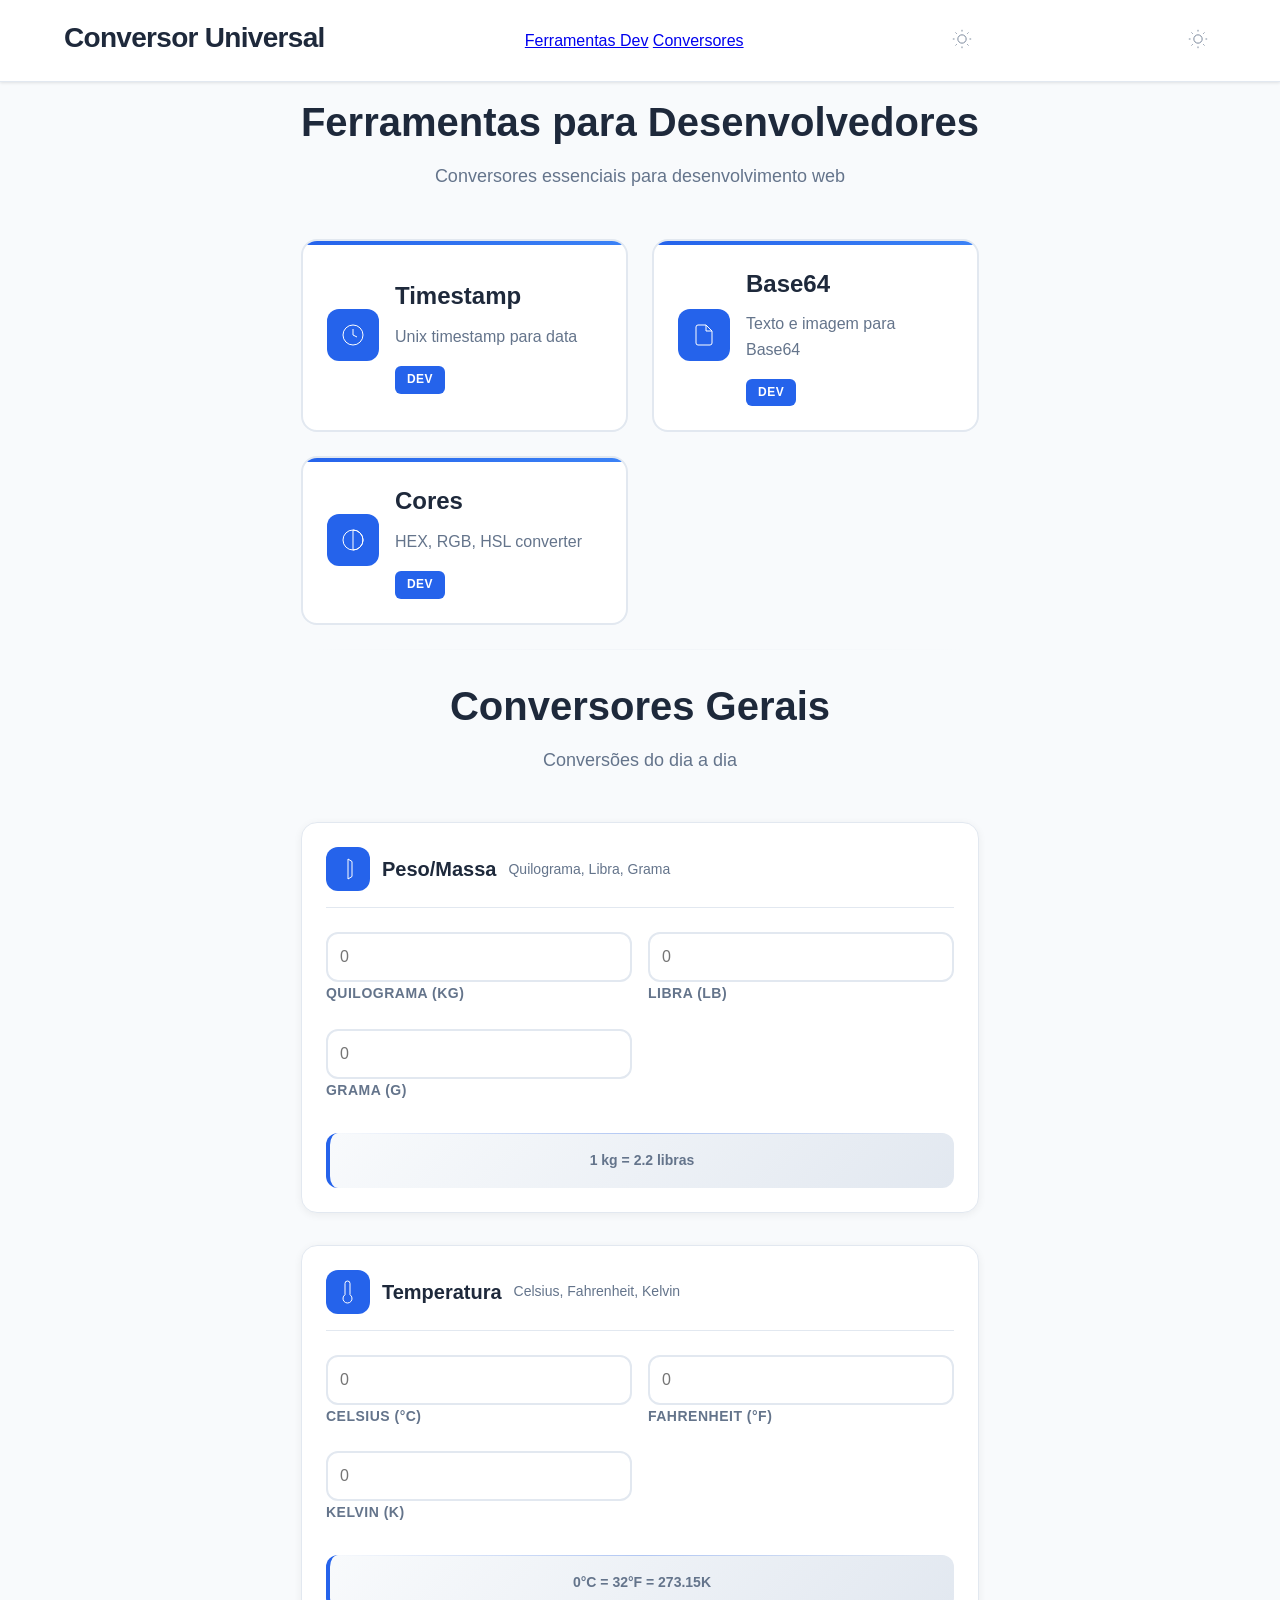
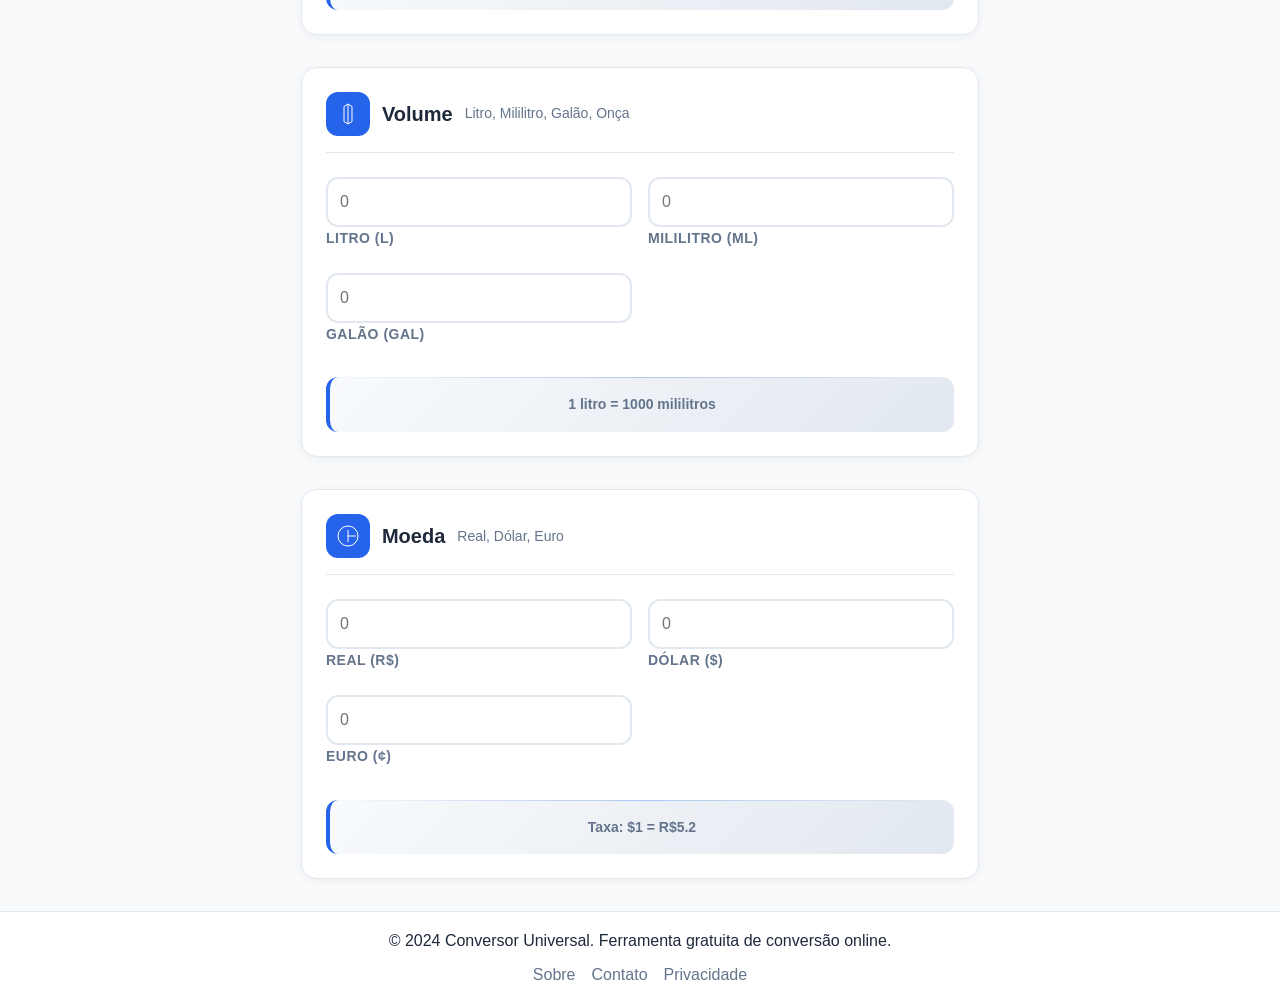
<file: index.html>
<!DOCTYPE html>
<html lang="pt-BR">
<head>
    <meta charset="UTF-8">
    <meta name="viewport" content="width=device-width, initial-scale=1.0">
    <title>Conversor Universal Online | Gratuito e Rápido</title>
    <meta name="description" content="Conversor online gratuito de medidas, peso, temperatura, volume e moedas. Rápido, preciso e funciona offline.">
    <meta name="keywords" content="conversor, conversor online, conversor de medidas, conversor de peso, conversor de temperatura, calculadora">
    <meta name="author" content="Conversor Universal">
    
    <!-- Open Graph -->
    <meta property="og:title" content="Conversor Universal Online">
    <meta property="og:description" content="Conversor online gratuito de medidas, peso, temperatura e moedas">
    <meta property="og:type" content="website">
    <meta property="og:url" content="https://world-conversor.netlify.app/">
    
    <!-- AdSense Verification -->
    <meta name="google-site-verification" content="google-site-verification: [COLOQUE-AQUI-O-CÓDIGO-DO-ADSENSE]" />
    
    <!-- Favicon -->
    <link rel="icon" type="image/svg+xml" href="assets/icons/favicon.svg">
    
    <!-- CSS -->
    <link rel="stylesheet" href="assets/css/style.css">
    
    <!-- AdSense -->
    <script async src="https://pagead2.googlesyndication.com/pagead/js/adsbygoogle.js?client=ca-pub-3205546529208793"
            crossorigin="anonymous"></script>
</head>
<body>
    <div class="app-container">
        <header class="header">
            <nav class="nav">
                <div class="nav-brand">
                    <h1><a href="index.html">Conversor Universal</a></h1>
                </div>
                <div class="nav-menu">
                    <a href="#dev-tools">Ferramentas Dev</a>
                    <a href="#converters">Conversores</a>
                </div>
                <button class="menu-toggle" aria-label="Menu">
                    <span></span>
                    <span></span>
                    <span></span>
                </button>
            </nav>
        </header>

        <main class="main">
            <!-- Ferramentas para Desenvolvedores -->
            <section id="dev-tools" class="dev-tools-section">
                <div class="section-header">
                    <h2>Ferramentas para Desenvolvedores</h2>
                    <p>Conversores essenciais para desenvolvimento web</p>
                </div>
                <div class="dev-tools-grid">
                    <a href="conversoes/timestamp.html" class="tool-card">
                        <div class="tool-icon">
                            <svg width="24" height="24" viewBox="0 0 24 24" fill="none" stroke="currentColor">
                                <circle cx="12" cy="12" r="10"></circle>
                                <polyline points="12 6 12 12 16 14"></polyline>
                            </svg>
                        </div>
                        <div class="tool-content">
                            <h3>Timestamp</h3>
                            <p>Unix timestamp para data</p>
                            <span class="tool-badge">DEV</span>
                        </div>
                    </a>

                    <a href="conversoes/base64.html" class="tool-card">
                        <div class="tool-icon">
                            <svg width="24" height="24" viewBox="0 0 24 24" fill="none" stroke="currentColor">
                                <path d="M14 2H6a2 2 0 0 0-2 2v16a2 2 0 0 0 2 2h12a2 2 0 0 0 2-2V8z"></path>
                                <polyline points="14 2 14 8 20 8"></polyline>
                            </svg>
                        </div>
                        <div class="tool-content">
                            <h3>Base64</h3>
                            <p>Texto e imagem para Base64</p>
                            <span class="tool-badge">DEV</span>
                        </div>
                    </a>

                    <a href="conversoes/cores.html" class="tool-card">
                        <div class="tool-icon">
                            <svg width="24" height="24" viewBox="0 0 24 24" fill="none" stroke="currentColor">
                                <circle cx="12" cy="12" r="10"></circle>
                                <path d="M12 2v20"></path>
                                <path d="M12 2a10 10 0 0 1 0 20"></path>
                            </svg>
                        </div>
                        <div class="tool-content">
                            <h3>Cores</h3>
                            <p>HEX, RGB, HSL converter</p>
                            <span class="tool-badge">DEV</span>
                        </div>
                    </a>
                </div>
            </section>

            <!-- Espaçamento entre seções -->
            <div class="section-divider"></div>

            <!-- Conversores Gerais -->
            <section id="converters" class="converters-section">
                <div class="section-header">
                    <h2>Conversores Gerais</h2>
                    <p>Conversões do dia a dia</p>
                </div>
                <div class="converters-grid">
                    <!-- Peso/Massa -->
                    <div class="converter-card" data-category="weight">
                        <div class="card-header">
                            <div class="card-icon">
                                <svg width="24" height="24" viewBox="0 0 24 24" fill="none" stroke="currentColor">
                                    <path d="M12 2v20"></path>
                                    <path d="M12 2l4 2.5v15l-4 2.5"></path>
                                </svg>
                            </div>
                            <h3>Peso/Massa</h3>
                            <p>Quilograma, Libra, Grama</p>
                        </div>
                        <div class="converter-content">
                            <div class="converter-inputs">
                                <div class="input-group">
                                    <input type="number" 
                                           class="converter-input" 
                                           id="weight-kilogram" 
                                           data-unit="kilogram" 
                                           data-category="weight"
                                           placeholder="0"
                                           step="any">
                                    <label for="weight-kilogram">Quilograma (kg)</label>
                                </div>
                                <div class="input-group">
                                    <input type="number" 
                                           class="converter-input" 
                                           id="weight-pound" 
                                           data-unit="pound" 
                                           data-category="weight"
                                           placeholder="0"
                                           step="any">
                                    <label for="weight-pound">Libra (lb)</label>
                                </div>
                                <div class="input-group">
                                    <input type="number" 
                                           class="converter-input" 
                                           id="weight-gram" 
                                           data-unit="gram" 
                                           data-category="weight"
                                           placeholder="0"
                                           step="any">
                                    <label for="weight-gram">Grama (g)</label>
                                </div>
                            </div>
                            <div class="quick-info">
                                <span>1 kg = 2.2 libras</span>
                            </div>
                        </div>
                    </div>

                    <!-- Temperatura -->
                    <div class="converter-card" data-category="temperature">
                        <div class="card-header">
                            <div class="card-icon">
                                <svg width="24" height="24" viewBox="0 0 24 24" fill="none" stroke="currentColor">
                                    <path d="M14 14.76V3.5a2.5 2.5 0 0 0-5 0v11.26a4.5 4.5 0 1 0 5 0z"></path>
                                </svg>
                            </div>
                            <h3>Temperatura</h3>
                            <p>Celsius, Fahrenheit, Kelvin</p>
                        </div>
                        <div class="converter-content">
                            <div class="converter-inputs">
                                <div class="input-group">
                                    <input type="number" 
                                           class="converter-input" 
                                           id="temp-celsius" 
                                           data-unit="celsius" 
                                           data-category="temperature"
                                           placeholder="0"
                                           step="any">
                                    <label for="temp-celsius">Celsius (°C)</label>
                        </div>
                                <div class="input-group">
                                    <input type="number" 
                                           class="converter-input" 
                                           id="temp-fahrenheit" 
                                           data-unit="fahrenheit" 
                                           data-category="temperature"
                                           placeholder="0"
                                           step="any">
                                    <label for="temp-fahrenheit">Fahrenheit (°F)</label>
                                </div>
                                <div class="input-group">
                                    <input type="number" 
                                           class="converter-input" 
                                           id="temp-kelvin" 
                                           data-unit="kelvin" 
                                           data-category="temperature"
                                           placeholder="0"
                                           step="any">
                                    <label for="temp-kelvin">Kelvin (K)</label>
                                </div>
                            </div>
                            <div class="quick-info">
                                <span>0°C = 32°F = 273.15K</span>
                            </div>
                        </div>
                    </div>

                    <!-- Volume -->
                    <div class="converter-card" data-category="volume">
                        <div class="card-header">
                            <div class="card-icon">
                                <svg width="24" height="24" viewBox="0 0 24 24" fill="none" stroke="currentColor">
                                    <path d="M12 2v20"></path>
                                    <path d="M12 2l4 2.5v15l-4 2.5"></path>
                                    <path d="M12 2L8 4.5v15l4 2.5"></path>
                                </svg>
                            </div>
                            <h3>Volume</h3>
                            <p>Litro, Mililitro, Galão, Onça</p>
                        </div>
                        <div class="converter-content">
                            <div class="converter-inputs">
                                <div class="input-group">
                                    <input type="number" 
                                           class="converter-input" 
                                           id="volume-liter" 
                                           data-unit="liter" 
                                           data-category="volume"
                                           placeholder="0"
                                           step="any">
                                    <label for="volume-liter">Litro (L)</label>
                                </div>
                                <div class="input-group">
                                    <input type="number" 
                                           class="converter-input" 
                                           id="volume-milliliter" 
                                           data-unit="milliliter" 
                                           data-category="volume"
                                           placeholder="0"
                                           step="any">
                                    <label for="volume-milliliter">Mililitro (mL)</label>
                                </div>
                                <div class="input-group">
                                    <input type="number" 
                                           class="converter-input" 
                                           id="volume-gallon" 
                                           data-unit="gallon" 
                                           data-category="volume"
                                           placeholder="0"
                                           step="any">
                                    <label for="volume-gallon">Galão (gal)</label>
                                </div>
                            </div>
                            <div class="quick-info">
                                <span>1 litro = 1000 mililitros</span>
                            </div>
                        </div>
                    </div>

                    <!-- Moeda -->
                    <div class="converter-card" data-category="currency">
                        <div class="card-header">
                            <div class="card-icon">
                                <svg width="24" height="24" viewBox="0 0 24 24" fill="none" stroke="currentColor">
                                    <circle cx="12" cy="12" r="10"></circle>
                                    <path d="M12 6v12"></path>
                                    <path d="M12 12h8"></path>
                                </svg>
                            </div>
                            <h3>Moeda</h3>
                            <p>Real, Dólar, Euro</p>
                        </div>
                        <div class="converter-content">
                            <div class="converter-inputs">
                                <div class="input-group">
                                    <input type="number" 
                                           class="converter-input" 
                                           id="currency-brl" 
                                           data-unit="brl" 
                                           data-category="currency"
                                           placeholder="0"
                                           step="0.01">
                                    <label for="currency-brl">Real (R$)</label>
                                </div>
                                <div class="input-group">
                                    <input type="number" 
                                           class="converter-input" 
                                           id="currency-usd" 
                                           data-unit="usd" 
                                           data-category="currency"
                                           placeholder="0"
                                           step="0.01">
                                    <label for="currency-usd">Dólar ($)</label>
                                </div>
                                <div class="input-group">
                                    <input type="number" 
                                           class="converter-input" 
                                           id="currency-eur" 
                                           data-unit="eur" 
                                           data-category="currency"
                                           placeholder="0"
                                           step="0.01">
                                    <label for="currency-eur">Euro (¢)</label>
                                </div>
                            </div>
                            <div class="quick-info">
                                <span id="currency-rate">Taxa: $1 = R$5.20</span>
                            </div>
                        </div>
                    </div>
                </div>
            </section>
        </main>

        <footer class="footer">
            <div class="footer-content">
                <p>&copy; 2024 Conversor Universal. Ferramenta gratuita de conversão online.</p>
                <div class="footer-links">
                    <a href="/sobre">Sobre</a>
                    <a href="/contato">Contato</a>
                    <a href="/privacidade">Privacidade</a>
                </div>
            </div>
        </footer>
    </div>

    <!-- Scripts -->
    <script src="assets/js/converter.js"></script>
    <script src="assets/js/history.js"></script>
    <script src="assets/js/main.js"></script>
    
    <script>
        // AdSense
        (adsbygoogle = window.adsbygoogle || []).push({});
    </script>
</body>
</html>
</file>
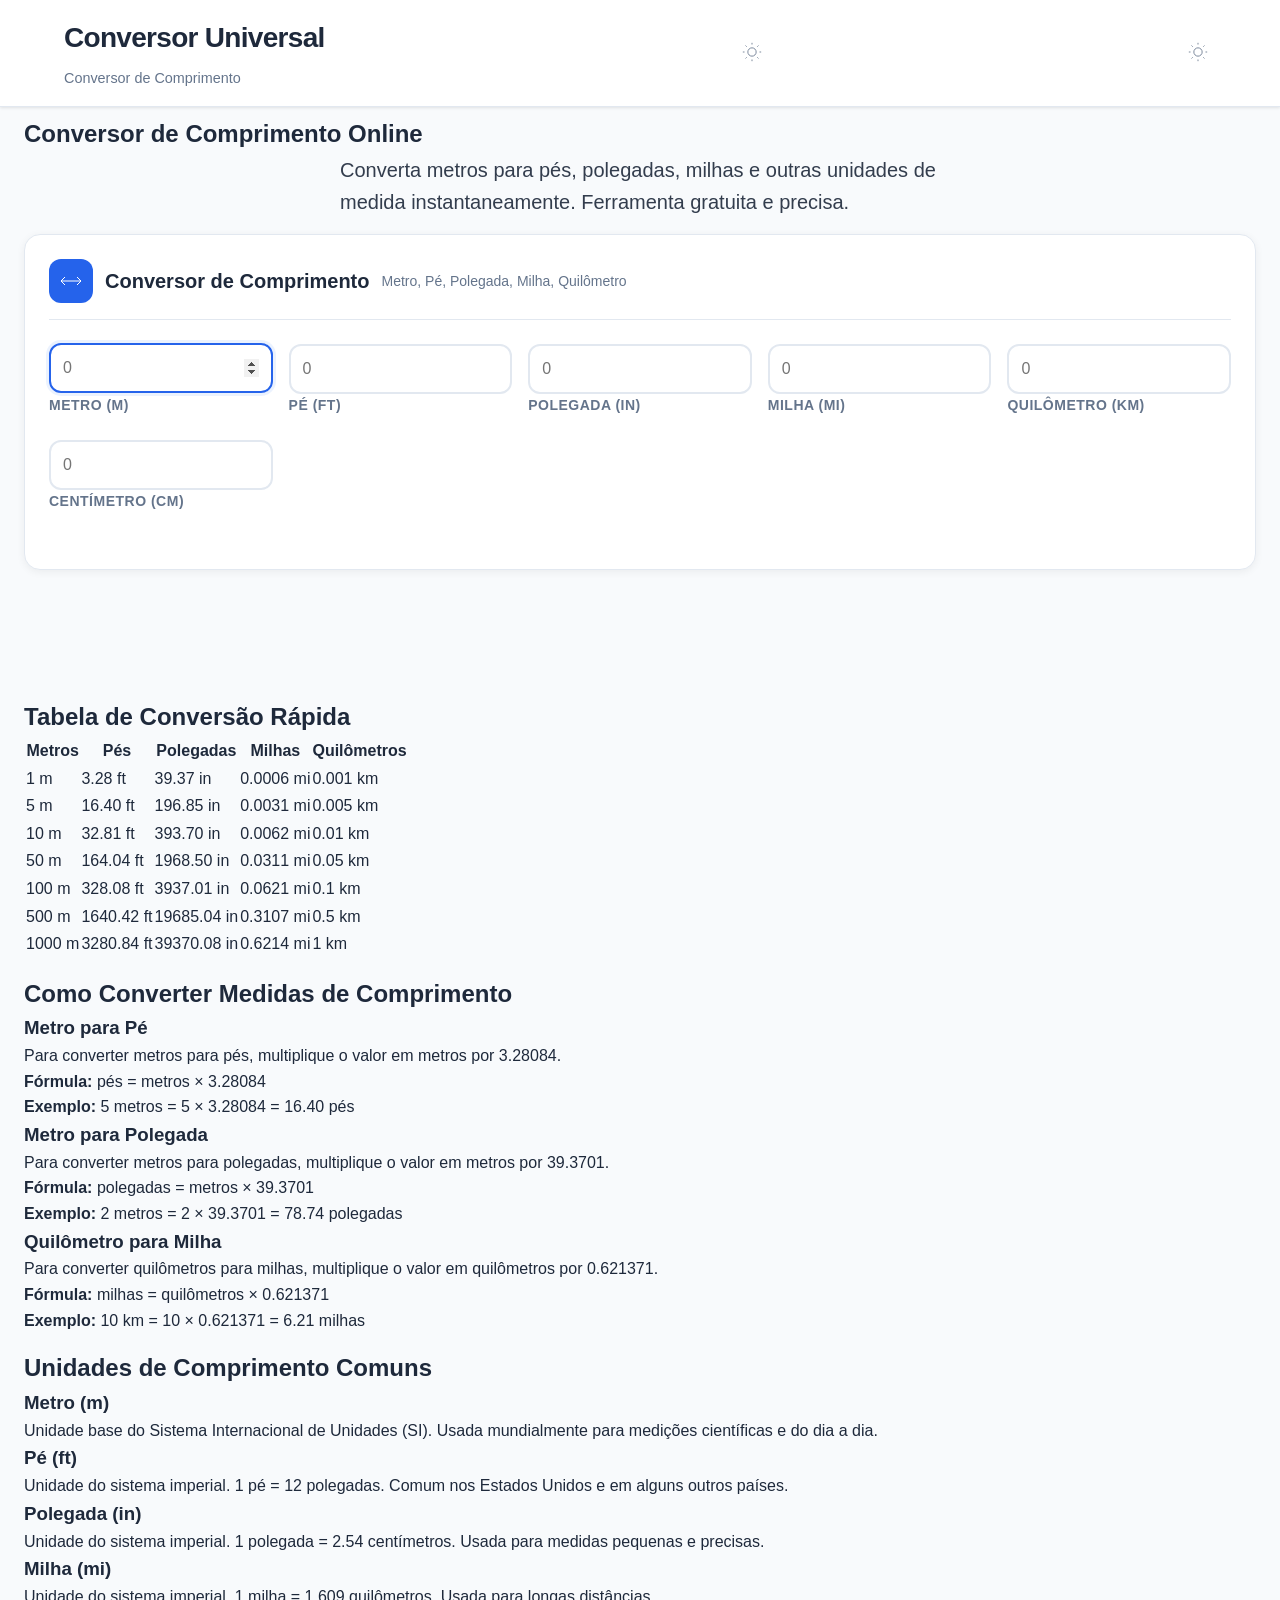
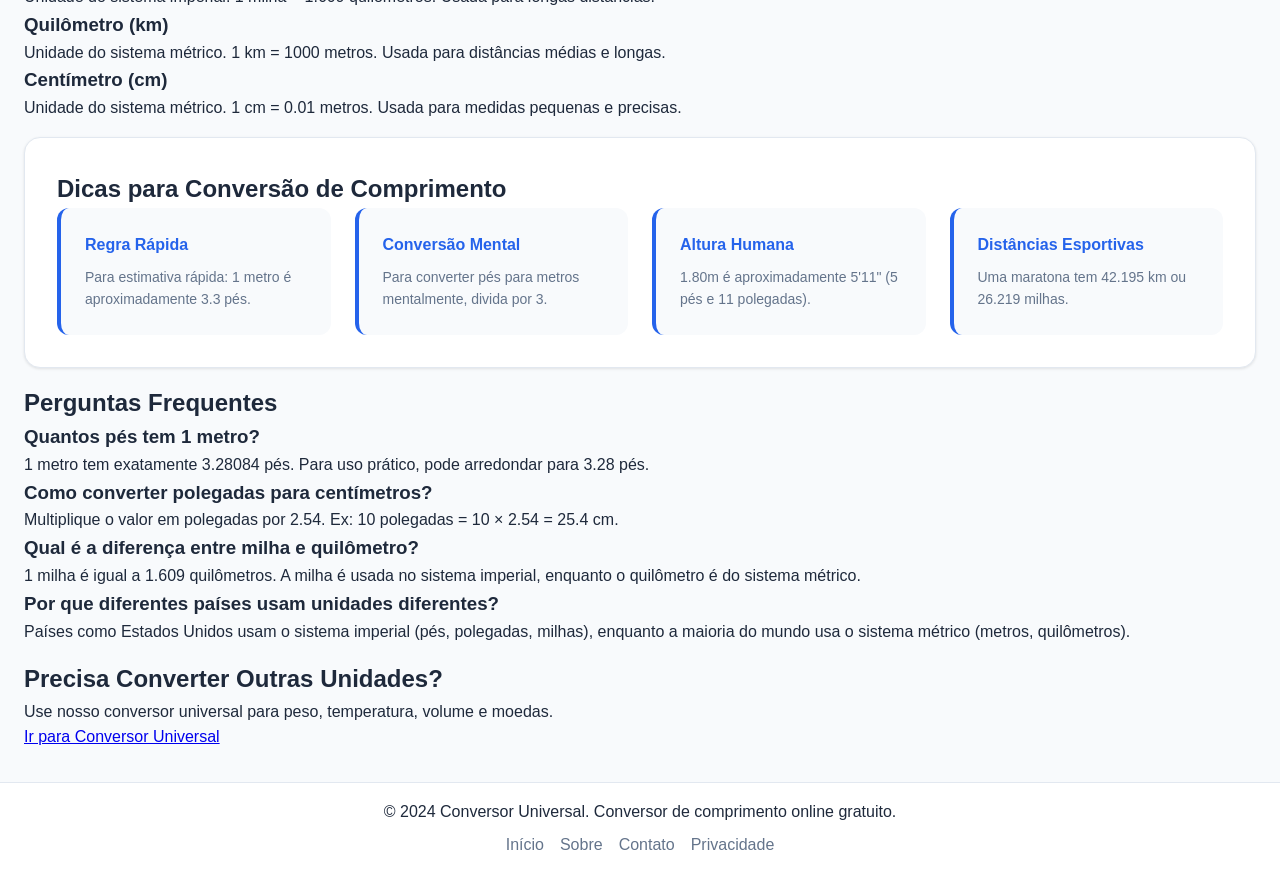
<file: conversoes/comprimento.html>
<!DOCTYPE html>
<html lang="pt-BR">
<head>
    <meta charset="UTF-8">
    <meta name="viewport" content="width=device-width, initial-scale=1.0">
    <title>Conversor de Comprimento | Metro para Pé | Online e Gratuito</title>
    <meta name="description" content="Conversor de comprimento online. Converta metros para pés, polegadas, milhas e mais. Rápido, preciso e gratuito.">
    <meta name="keywords" content="conversor de comprimento, metro para pé, metro para polegada, conversor de medidas, calculadora de distância">
    
    <!-- Canonical URL -->
    <link rel="canonical" href="../conversoes/comprimento.html">
    
    <!-- Open Graph -->
    <meta property="og:title" content="Conversor de Comprimento Online">
    <meta property="og:description" content="Converta metros para pés, polegadas e outras unidades de medida instantaneamente">
    <meta property="og:type" content="website">
    
    <!-- Favicon -->
    <link rel="icon" type="image/svg+xml" href="../assets/icons/favicon.svg">
    
    <!-- CSS -->
    <link rel="stylesheet" href="../assets/css/style.css">
    
    <!-- AdSense -->
    <script async src="https://pagead2.googlesyndication.com/pagead/js/adsbygoogle.js?client=ca-pub-XXXXX"
            crossorigin="anonymous"></script>
</head>
<body>
    <header class="header">
        <nav class="nav">
            <div class="nav-brand">
                <h1><a href="../index.html">Conversor Universal</a></h1>
                <span class="tagline">Conversor de Comprimento</span>
            </div>
        </nav>
    </header>

    <main class="main">
        <section class="hero">
            <div class="hero-content">
                <h2>Conversor de Comprimento Online</h2>
                <p>Converta metros para pés, polegadas, milhas e outras unidades de medida instantaneamente. Ferramenta gratuita e precisa.</p>
            </div>
        </section>

        <section class="converter-section">
            <div class="converter-card featured">
                <div class="card-header">
                    <div class="card-icon">
                        <svg width="24" height="24" viewBox="0 0 24 24" fill="none" stroke="currentColor">
                            <path d="M2 12h20"></path>
                            <path d="M2 12l4-4"></path>
                            <path d="M2 12l4 4"></path>
                            <path d="M22 12l-4-4"></path>
                            <path d="M22 12l-4 4"></path>
                        </svg>
                    </div>
                    <h3>Conversor de Comprimento</h3>
                    <p>Metro, Pé, Polegada, Milha, Quilômetro</p>
                </div>
                <div class="converter-content">
                    <div class="converter-inputs">
                        <div class="input-group">
                            <input type="number" 
                                   class="converter-input" 
                                   id="length-meter" 
                                   data-unit="meter" 
                                   data-category="length"
                                   placeholder="0"
                                   step="any">
                            <label for="length-meter">Metro (m)</label>
                        </div>
                        <div class="input-group">
                            <input type="number" 
                                   class="converter-input" 
                                   id="length-foot" 
                                   data-unit="foot" 
                                   data-category="length"
                                   placeholder="0"
                                   step="any">
                            <label for="length-foot">Pé (ft)</label>
                        </div>
                        <div class="input-group">
                            <input type="number" 
                                   class="converter-input" 
                                   id="length-inch" 
                                   data-unit="inch" 
                                   data-category="length"
                                   placeholder="0"
                                   step="any">
                            <label for="length-inch">Polegada (in)</label>
                        </div>
                        <div class="input-group">
                            <input type="number" 
                                   class="converter-input" 
                                   id="length-mile" 
                                   data-unit="mile" 
                                   data-category="length"
                                   placeholder="0"
                                   step="any">
                            <label for="length-mile">Milha (mi)</label>
                        </div>
                        <div class="input-group">
                            <input type="number" 
                                   class="converter-input" 
                                   id="length-kilometer" 
                                   data-unit="kilometer" 
                                   data-category="length"
                                   placeholder="0"
                                   step="any">
                            <label for="length-kilometer">Quilômetro (km)</label>
                        </div>
                        <div class="input-group">
                            <input type="number" 
                                   class="converter-input" 
                                   id="length-centimeter" 
                                   data-unit="centimeter" 
                                   data-category="length"
                                   placeholder="0"
                                   step="any">
                            <label for="length-centimeter">Centímetro (cm)</label>
                        </div>
                    </div>
                </div>
            </div>
        </section>

        <!-- Anúncio -->
        <div class="ad-between-sections">
            <ins class="adsbygoogle"
                 style="display:block"
                 data-ad-client="ca-pub-XXXXX"
                 data-ad-slot="XXXXX"
                 data-ad-format="auto"
                 data-full-width-responsive="true"></ins>
        </div>

        <!-- Tabela de Conversão Rápida -->
        <section class="conversion-table-section">
            <h2>Tabela de Conversão Rápida</h2>
            <div class="conversion-table">
                <table>
                    <thead>
                        <tr>
                            <th>Metros</th>
                            <th>Pés</th>
                            <th>Polegadas</th>
                            <th>Milhas</th>
                            <th>Quilômetros</th>
                        </tr>
                    </thead>
                    <tbody>
                        <tr><td>1 m</td><td>3.28 ft</td><td>39.37 in</td><td>0.0006 mi</td><td>0.001 km</td></tr>
                        <tr><td>5 m</td><td>16.40 ft</td><td>196.85 in</td><td>0.0031 mi</td><td>0.005 km</td></tr>
                        <tr><td>10 m</td><td>32.81 ft</td><td>393.70 in</td><td>0.0062 mi</td><td>0.01 km</td></tr>
                        <tr><td>50 m</td><td>164.04 ft</td><td>1968.50 in</td><td>0.0311 mi</td><td>0.05 km</td></tr>
                        <tr><td>100 m</td><td>328.08 ft</td><td>3937.01 in</td><td>0.0621 mi</td><td>0.1 km</td></tr>
                        <tr><td>500 m</td><td>1640.42 ft</td><td>19685.04 in</td><td>0.3107 mi</td><td>0.5 km</td></tr>
                        <tr><td>1000 m</td><td>3280.84 ft</td><td>39370.08 in</td><td>0.6214 mi</td><td>1 km</td></tr>
                    </tbody>
                </table>
            </div>
        </section>

        <!-- Guia de Conversão -->
        <section class="guide-section">
            <h2>Como Converter Medidas de Comprimento</h2>
            
            <div class="guide-content">
                <div class="guide-item">
                    <h3>Metro para Pé</h3>
                    <p>Para converter metros para pés, multiplique o valor em metros por 3.28084.</p>
                    <div class="formula-box">
                        <strong>Fórmula:</strong> pés = metros × 3.28084
                    </div>
                    <div class="example-box">
                        <strong>Exemplo:</strong> 5 metros = 5 × 3.28084 = 16.40 pés
                    </div>
                </div>

                <div class="guide-item">
                    <h3>Metro para Polegada</h3>
                    <p>Para converter metros para polegadas, multiplique o valor em metros por 39.3701.</p>
                    <div class="formula-box">
                        <strong>Fórmula:</strong> polegadas = metros × 39.3701
                    </div>
                    <div class="example-box">
                        <strong>Exemplo:</strong> 2 metros = 2 × 39.3701 = 78.74 polegadas
                    </div>
                </div>

                <div class="guide-item">
                    <h3>Quilômetro para Milha</h3>
                    <p>Para converter quilômetros para milhas, multiplique o valor em quilômetros por 0.621371.</p>
                    <div class="formula-box">
                        <strong>Fórmula:</strong> milhas = quilômetros × 0.621371
                    </div>
                    <div class="example-box">
                        <strong>Exemplo:</strong> 10 km = 10 × 0.621371 = 6.21 milhas
                    </div>
                </div>
            </div>
        </section>

        <!-- Unidades Comuns -->
        <section class="units-section">
            <h2>Unidades de Comprimento Comuns</h2>
            
            <div class="units-grid">
                <div class="unit-card">
                    <h3>Metro (m)</h3>
                    <p>Unidade base do Sistema Internacional de Unidades (SI). Usada mundialmente para medições científicas e do dia a dia.</p>
                </div>
                
                <div class="unit-card">
                    <h3>Pé (ft)</h3>
                    <p>Unidade do sistema imperial. 1 pé = 12 polegadas. Comum nos Estados Unidos e em alguns outros países.</p>
                </div>
                
                <div class="unit-card">
                    <h3>Polegada (in)</h3>
                    <p>Unidade do sistema imperial. 1 polegada = 2.54 centímetros. Usada para medidas pequenas e precisas.</p>
                </div>
                
                <div class="unit-card">
                    <h3>Milha (mi)</h3>
                    <p>Unidade do sistema imperial. 1 milha = 1.609 quilômetros. Usada para longas distâncias.</p>
                </div>
                
                <div class="unit-card">
                    <h3>Quilômetro (km)</h3>
                    <p>Unidade do sistema métrico. 1 km = 1000 metros. Usada para distâncias médias e longas.</p>
                </div>
                
                <div class="unit-card">
                    <h3>Centímetro (cm)</h3>
                    <p>Unidade do sistema métrico. 1 cm = 0.01 metros. Usada para medidas pequenas e precisas.</p>
                </div>
            </div>
        </section>

        <!-- Dicas Úteis -->
        <section class="tips-section">
            <h2>Dicas para Conversão de Comprimento</h2>
            
            <div class="tips-grid">
                <div class="tip-card">
                    <h4>Regra Rápida</h4>
                    <p>Para estimativa rápida: 1 metro é aproximadamente 3.3 pés.</p>
                </div>
                
                <div class="tip-card">
                    <h4>Conversão Mental</h4>
                    <p>Para converter pés para metros mentalmente, divida por 3.</p>
                </div>
                
                <div class="tip-card">
                    <h4>Altura Humana</h4>
                    <p>1.80m é aproximadamente 5'11" (5 pés e 11 polegadas).</p>
                </div>
                
                <div class="tip-card">
                    <h4>Distâncias Esportivas</h4>
                    <p>Uma maratona tem 42.195 km ou 26.219 milhas.</p>
                </div>
            </div>
        </section>

        <!-- Perguntas Frequentes -->
        <section class="faq-section">
            <h2>Perguntas Frequentes</h2>
            
            <div class="faq-list">
                <div class="faq-item">
                    <h3>Quantos pés tem 1 metro?</h3>
                    <p>1 metro tem exatamente 3.28084 pés. Para uso prático, pode arredondar para 3.28 pés.</p>
                </div>
                
                <div class="faq-item">
                    <h3>Como converter polegadas para centímetros?</h3>
                    <p>Multiplique o valor em polegadas por 2.54. Ex: 10 polegadas = 10 × 2.54 = 25.4 cm.</p>
                </div>
                
                <div class="faq-item">
                    <h3>Qual é a diferença entre milha e quilômetro?</h3>
                    <p>1 milha é igual a 1.609 quilômetros. A milha é usada no sistema imperial, enquanto o quilômetro é do sistema métrico.</p>
                </div>
                
                <div class="faq-item">
                    <h3>Por que diferentes países usam unidades diferentes?</h3>
                    <p>Países como Estados Unidos usam o sistema imperial (pés, polegadas, milhas), enquanto a maioria do mundo usa o sistema métrico (metros, quilômetros).</p>
                </div>
            </div>
        </section>

        <!-- Call to Action -->
        <section class="cta-section">
            <div class="cta-content">
                <h2>Precisa Converter Outras Unidades?</h2>
                <p>Use nosso conversor universal para peso, temperatura, volume e moedas.</p>
                <a href="../index.html" class="cta-button">Ir para Conversor Universal</a>
            </div>
        </section>
    </main>

    <footer class="footer">
        <div class="footer-content">
            <p>&copy; 2024 Conversor Universal. Conversor de comprimento online gratuito.</p>
            <div class="footer-links">
                <a href="../index.html">Início</a>
                <a href="../sobre">Sobre</a>
                <a href="../contato">Contato</a>
                <a href="../privacidade">Privacidade</a>
            </div>
        </div>
    </footer>

    <!-- Scripts -->
    <script src="../assets/js/converter.js"></script>
    <script src="../assets/js/history.js"></script>
    <script src="../assets/js/main.js"></script>
    
    <script>
        // AdSense
        (adsbygoogle = window.adsbygoogle || []).push({});
        
        // Inicializar conversor focado em comprimento
        document.addEventListener('DOMContentLoaded', () => {
            // Focar automaticamente no campo de metros
            const meterInput = document.getElementById('length-meter');
            if (meterInput) {
                meterInput.focus();
            }
        });
    </script>
</body>
</html>
</file>
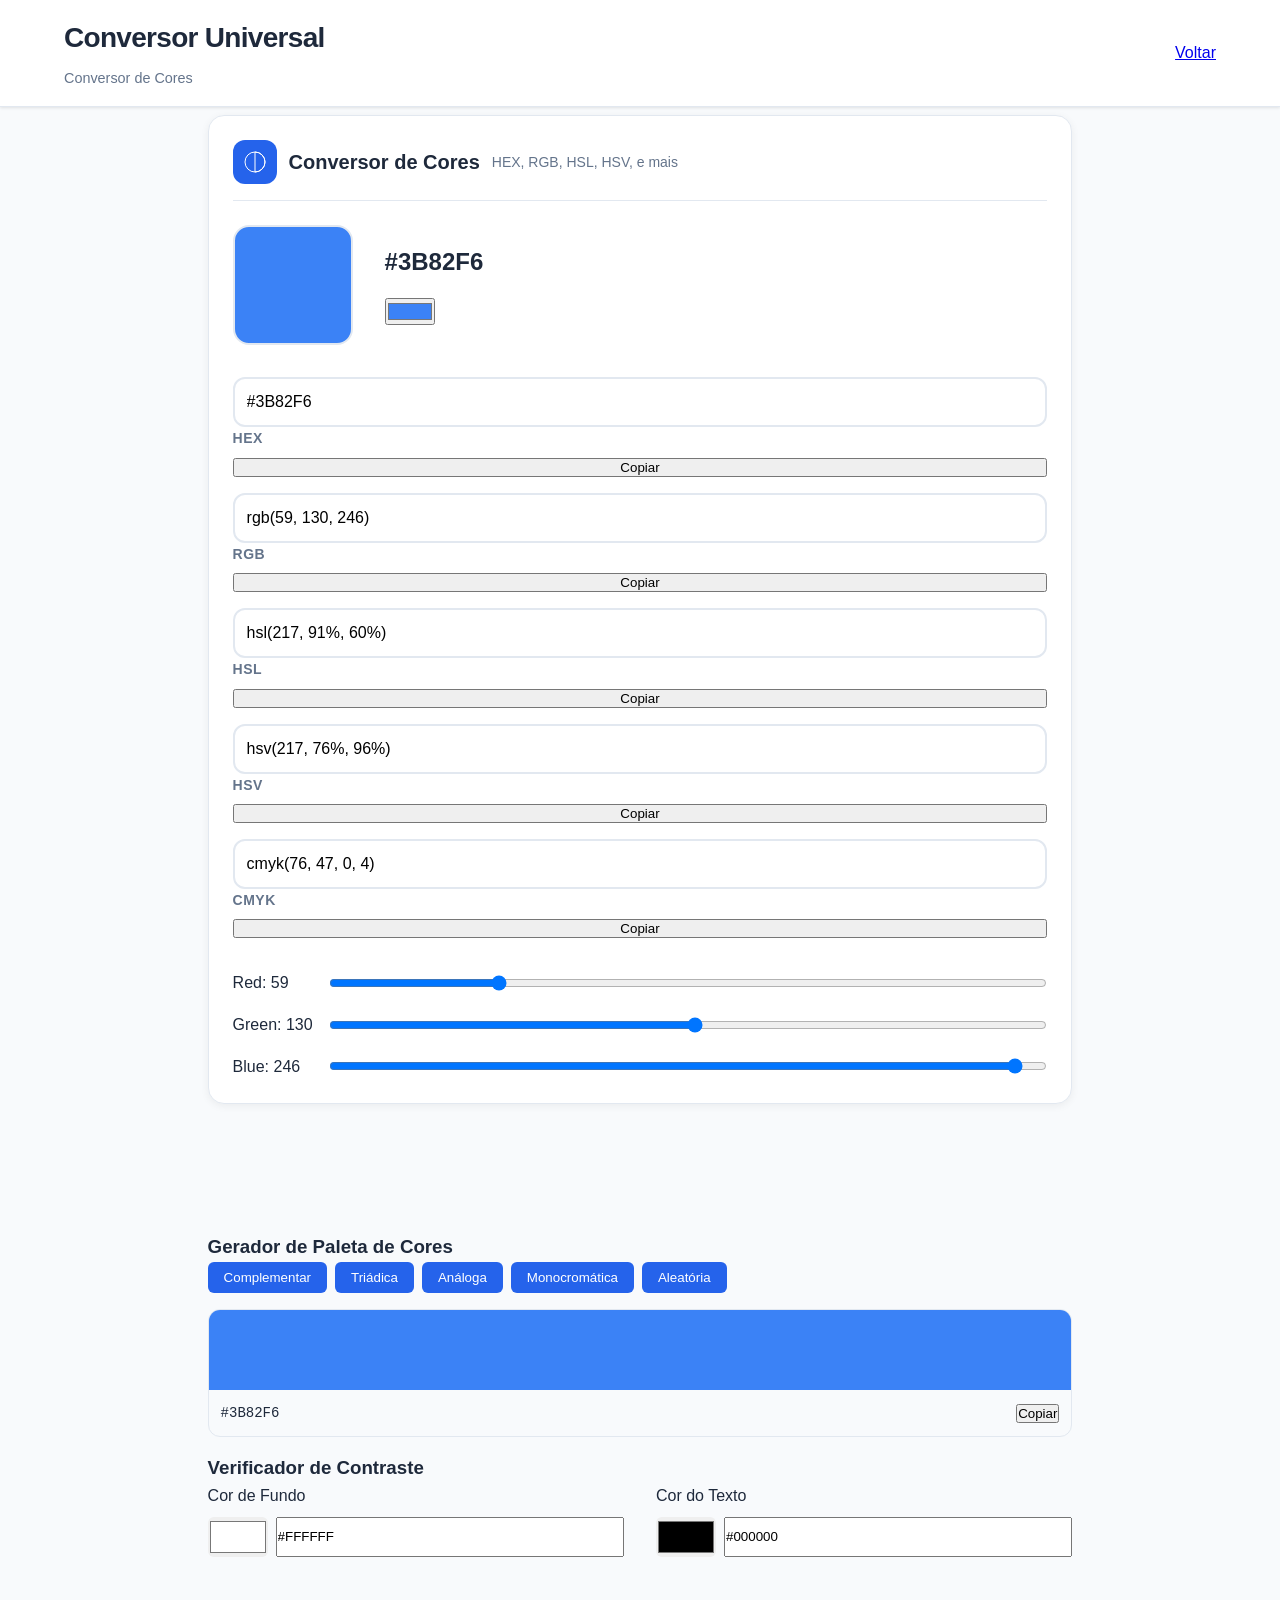
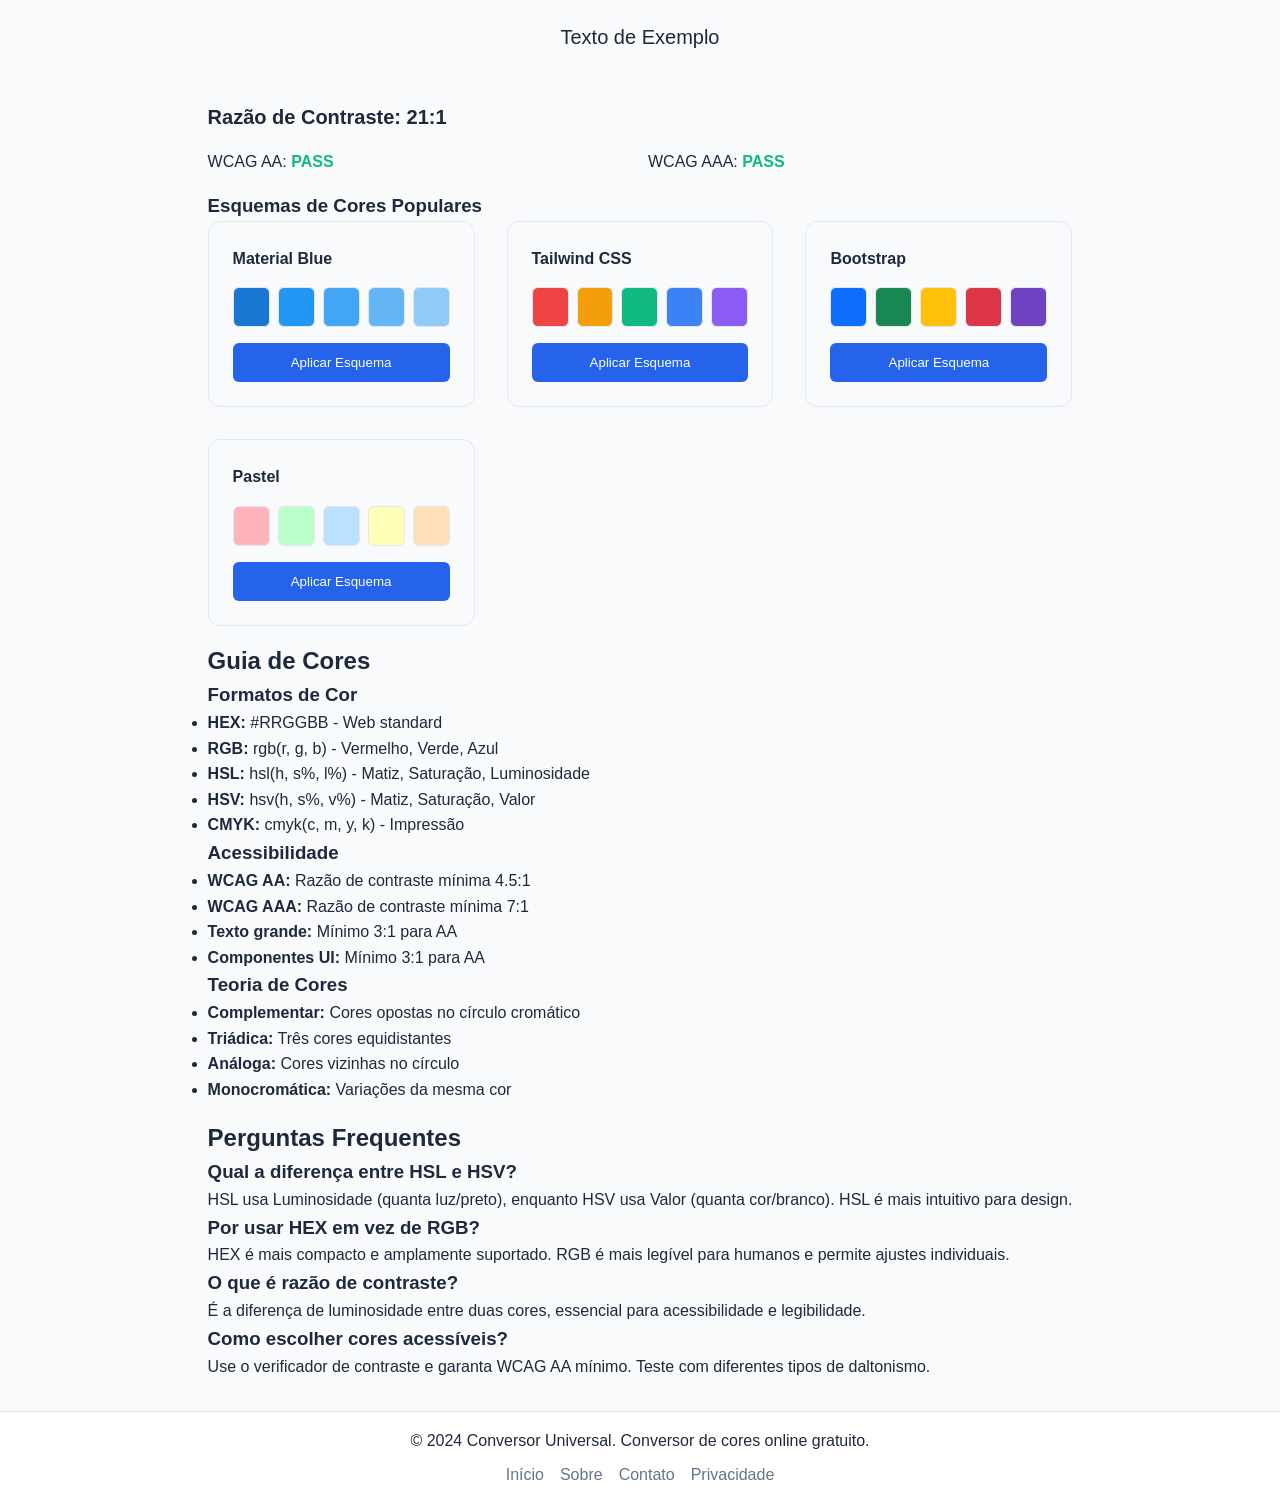
<file: conversoes/cores.html>
<!DOCTYPE html>
<html lang="pt-BR">
<head>
    <meta charset="UTF-8">
    <meta name="viewport" content="width=device-width, initial-scale=1.0">
    <title>Conversor de Cores | HEX RGB HSL Online</title>
    <meta name="description" content="Conversor de cores online. Converta HEX para RGB, HSL e vice-versa. Paleta de cores e contrast checker.">
    <meta name="keywords" content="color converter, hex to rgb, rgb to hex, hsl converter, color picker">
    
    <link rel="canonical" href="../conversoes/cores.html">
    <link rel="icon" type="image/svg+xml" href="../assets/icons/favicon.svg">
    <link rel="stylesheet" href="../assets/css/style.css">
    
    <script async src="https://pagead2.googlesyndication.com/pagead/js/adsbygoogle.js?client=ca-pub-3205546529208793"
            crossorigin="anonymous"></script>
</head>
<body>
    <div class="app-container">
        <header class="header">
            <nav class="nav">
                <div class="nav-brand">
                    <h1><a href="../index.html">Conversor Universal</a></h1>
                    <span class="tagline">Conversor de Cores</span>
                </div>
                <div class="nav-menu">
                    <a href="../index.html#dev-tools">Voltar</a>
                </div>
            </nav>
        </header>

        <main class="main">
        <section class="converter-section">
            <div class="converter-card featured">
                <div class="card-header">
                    <div class="card-icon">
                        <svg width="24" height="24" viewBox="0 0 24 24" fill="none" stroke="currentColor">
                            <circle cx="12" cy="12" r="10"></circle>
                            <path d="M12 2v20"></path>
                            <path d="M12 2a10 10 0 0 1 0 20"></path>
                        </svg>
                    </div>
                    <h3>Conversor de Cores</h3>
                    <p>HEX, RGB, HSL, HSV, e mais</p>
                </div>
                <div class="converter-content">
                    <!-- Color Picker -->
                    <div class="color-picker-section">
                        <div class="color-display" id="colorDisplay">
                            <div class="color-preview" id="colorPreview"></div>
                            <div class="color-info">
                                <div class="color-value" id="currentColor">#3B82F6</div>
                                <input type="color" id="colorPicker" value="#3B82F6">
                            </div>
                        </div>
                    </div>

                    <!-- Format Inputs -->
                    <div class="format-inputs">
                        <div class="input-group">
                            <input type="text" 
                                   id="hexInput" 
                                   placeholder="#3B82F6"
                                   maxlength="7">
                            <label for="hexInput">HEX</label>
                            <button class="copy-btn" data-target="hexInput">Copiar</button>
                        </div>

                        <div class="input-group">
                            <input type="text" 
                                   id="rgbInput" 
                                   placeholder="rgb(59, 130, 246)"
                                   readonly>
                            <label for="rgbInput">RGB</label>
                            <button class="copy-btn" data-target="rgbInput">Copiar</button>
                        </div>

                        <div class="input-group">
                            <input type="text" 
                                   id="hslInput" 
                                   placeholder="hsl(217, 91%, 60%)"
                                   readonly>
                            <label for="hslInput">HSL</label>
                            <button class="copy-btn" data-target="hslInput">Copiar</button>
                        </div>

                        <div class="input-group">
                            <input type="text" 
                                   id="hsvInput" 
                                   placeholder="hsv(217, 76%, 96%)"
                                   readonly>
                            <label for="hsvInput">HSV</label>
                            <button class="copy-btn" data-target="hsvInput">Copiar</button>
                        </div>

                        <div class="input-group">
                            <input type="text" 
                                   id="cmykInput" 
                                   placeholder="cmyk(76, 47, 0, 4)"
                                   readonly>
                            <label for="cmykInput">CMYK</label>
                            <button class="copy-btn" data-target="cmykInput">Copiar</button>
                        </div>
                    </div>

                    <!-- RGB Sliders -->
                    <div class="rgb-sliders">
                        <div class="slider-group">
                            <label>Red: <span id="redValue">59</span></label>
                            <input type="range" id="redSlider" min="0" max="255" value="59">
                        </div>
                        <div class="slider-group">
                            <label>Green: <span id="greenValue">130</span></label>
                            <input type="range" id="greenSlider" min="0" max="255" value="130">
                        </div>
                        <div class="slider-group">
                            <label>Blue: <span id="blueValue">246</span></label>
                            <input type="range" id="blueSlider" min="0" max="255" value="246">
                        </div>
                    </div>
                </div>
            </div>
        </section>

        <!-- Anúncio -->
        <div class="ad-between-sections">
            <ins class="adsbygoogle"
                 style="display:block"
                 data-ad-client="ca-pub-XXXXX"
                 data-ad-slot="XXXXX"
                 data-ad-format="auto"
                 data-full-width-responsive="true"></ins>
        </div>

        <!-- Color Palette Generator -->
        <section class="palette-generator">
            <h3>Gerador de Paleta de Cores</h3>
            <div class="palette-content">
                <div class="palette-controls">
                    <button id="generateComplementary">Complementar</button>
                    <button id="generateTriadic">Triádica</button>
                    <button id="generateAnalogous">Análoga</button>
                    <button id="generateMonochromatic">Monocromática</button>
                    <button id="generateRandom">Aleatória</button>
                </div>
                <div class="palette-display" id="paletteDisplay">
                    <div class="palette-color" data-color="#3B82F6">
                        <div class="palette-preview" style="background: #3B82F6;"></div>
                        <div class="palette-info">
                            <span class="palette-hex">#3B82F6</span>
                            <button class="palette-copy">Copiar</button>
                        </div>
                    </div>
                </div>
            </div>
        </section>

        <!-- Contrast Checker -->
        <section class="contrast-checker">
            <h3>Verificador de Contraste</h3>
            <div class="contrast-content">
                <div class="contrast-inputs">
                    <div class="color-input-group">
                        <label>Cor de Fundo</label>
                        <div class="color-input">
                            <input type="color" id="bgColor" value="#FFFFFF">
                            <input type="text" id="bgColorHex" value="#FFFFFF">
                        </div>
                    </div>
                    <div class="color-input-group">
                        <label>Cor do Texto</label>
                        <div class="color-input">
                            <input type="color" id="textColor" value="#000000">
                            <input type="text" id="textColorHex" value="#000000">
                        </div>
                    </div>
                </div>
                
                <div class="contrast-result">
                    <div class="contrast-preview" id="contrastPreview">
                        <div class="preview-text">Texto de Exemplo</div>
                    </div>
                    <div class="contrast-info">
                        <div class="contrast-ratio">
                            <span class="ratio-label">Razão de Contraste:</span>
                            <span class="ratio-value" id="contrastRatio">21:1</span>
                        </div>
                        <div class="wcag-levels">
                            <div class="wcag-level" id="wcagAA">
                                <span class="level-label">WCAG AA:</span>
                                <span class="level-status pass">PASS</span>
                            </div>
                            <div class="wcag-level" id="wcagAAA">
                                <span class="level-label">WCAG AAA:</span>
                                <span class="level-status pass">PASS</span>
                            </div>
                        </div>
                    </div>
                </div>
            </div>
        </section>

        <!-- Color Schemes -->
        <section class="color-schemes">
            <h3>Esquemas de Cores Populares</h3>
            <div class="schemes-grid">
                <div class="scheme-card" data-scheme="material-blue">
                    <h4>Material Blue</h4>
                    <div class="scheme-colors">
                        <div class="scheme-color" style="background: #1976D2;"></div>
                        <div class="scheme-color" style="background: #2196F3;"></div>
                        <div class="scheme-color" style="background: #42A5F5;"></div>
                        <div class="scheme-color" style="background: #64B5F6;"></div>
                        <div class="scheme-color" style="background: #90CAF9;"></div>
                    </div>
                    <button class="apply-scheme">Aplicar Esquema</button>
                </div>

                <div class="scheme-card" data-scheme="tailwind">
                    <h4>Tailwind CSS</h4>
                    <div class="scheme-colors">
                        <div class="scheme-color" style="background: #EF4444;"></div>
                        <div class="scheme-color" style="background: #F59E0B;"></div>
                        <div class="scheme-color" style="background: #10B981;"></div>
                        <div class="scheme-color" style="background: #3B82F6;"></div>
                        <div class="scheme-color" style="background: #8B5CF6;"></div>
                    </div>
                    <button class="apply-scheme">Aplicar Esquema</button>
                </div>

                <div class="scheme-card" data-scheme="bootstrap">
                    <h4>Bootstrap</h4>
                    <div class="scheme-colors">
                        <div class="scheme-color" style="background: #0D6EFD;"></div>
                        <div class="scheme-color" style="background: #198754;"></div>
                        <div class="scheme-color" style="background: #FFC107;"></div>
                        <div class="scheme-color" style="background: #DC3545;"></div>
                        <div class="scheme-color" style="background: #6F42C1;"></div>
                    </div>
                    <button class="apply-scheme">Aplicar Esquema</button>
                </div>

                <div class="scheme-card" data-scheme="pastel">
                    <h4>Pastel</h4>
                    <div class="scheme-colors">
                        <div class="scheme-color" style="background: #FFB3BA;"></div>
                        <div class="scheme-color" style="background: #BAFFC9;"></div>
                        <div class="scheme-color" style="background: #BAE1FF;"></div>
                        <div class="scheme-color" style="background: #FFFFBA;"></div>
                        <div class="scheme-color" style="background: #FFDFBA;"></div>
                    </div>
                    <button class="apply-scheme">Aplicar Esquema</button>
                </div>
            </div>
        </section>

        <!-- Guide -->
        <section class="guide-section">
            <h2>Guia de Cores</h2>
            
            <div class="guide-content">
                <div class="guide-item">
                    <h3>Formatos de Cor</h3>
                    <ul class="format-list">
                        <li><strong>HEX:</strong> #RRGGBB - Web standard</li>
                        <li><strong>RGB:</strong> rgb(r, g, b) - Vermelho, Verde, Azul</li>
                        <li><strong>HSL:</strong> hsl(h, s%, l%) - Matiz, Saturação, Luminosidade</li>
                        <li><strong>HSV:</strong> hsv(h, s%, v%) - Matiz, Saturação, Valor</li>
                        <li><strong>CMYK:</strong> cmyk(c, m, y, k) - Impressão</li>
                    </ul>
                </div>

                <div class="guide-item">
                    <h3>Acessibilidade</h3>
                    <ul class="accessibility-list">
                        <li><strong>WCAG AA:</strong> Razão de contraste mínima 4.5:1</li>
                        <li><strong>WCAG AAA:</strong> Razão de contraste mínima 7:1</li>
                        <li><strong>Texto grande:</strong> Mínimo 3:1 para AA</li>
                        <li><strong>Componentes UI:</strong> Mínimo 3:1 para AA</li>
                    </ul>
                </div>

                <div class="guide-item">
                    <h3>Teoria de Cores</h3>
                    <ul class="theory-list">
                        <li><strong>Complementar:</strong> Cores opostas no círculo cromático</li>
                        <li><strong>Triádica:</strong> Três cores equidistantes</li>
                        <li><strong>Análoga:</strong> Cores vizinhas no círculo</li>
                        <li><strong>Monocromática:</strong> Variações da mesma cor</li>
                    </ul>
                </div>
            </div>
        </section>

        <!-- FAQ -->
        <section class="faq-section">
            <h2>Perguntas Frequentes</h2>
            
            <div class="faq-list">
                <div class="faq-item">
                    <h3>Qual a diferença entre HSL e HSV?</h3>
                    <p>HSL usa Luminosidade (quanta luz/preto), enquanto HSV usa Valor (quanta cor/branco). HSL é mais intuitivo para design.</p>
                </div>
                
                <div class="faq-item">
                    <h3>Por usar HEX em vez de RGB?</h3>
                    <p>HEX é mais compacto e amplamente suportado. RGB é mais legível para humanos e permite ajustes individuais.</p>
                </div>
                
                <div class="faq-item">
                    <h3>O que é razão de contraste?</h3>
                    <p>É a diferença de luminosidade entre duas cores, essencial para acessibilidade e legibilidade.</p>
                </div>
                
                <div class="faq-item">
                    <h3>Como escolher cores acessíveis?</h3>
                    <p>Use o verificador de contraste e garanta WCAG AA mínimo. Teste com diferentes tipos de daltonismo.</p>
                </div>
            </div>
        </section>
    </main>

    <footer class="footer">
        <div class="footer-content">
            <p>&copy; 2024 Conversor Universal. Conversor de cores online gratuito.</p>
            <div class="footer-links">
                <a href="../index.html">Início</a>
                <a href="../sobre">Sobre</a>
                <a href="../contato">Contato</a>
                <a href="../privacidade">Privacidade</a>
            </div>
        </div>
    </footer>

    <!-- Scripts -->
    <script>
        // Color Converter Logic
        class ColorConverter {
            constructor() {
                this.currentColor = '#3B82F6';
                this.setupEventListeners();
                this.updateColorDisplay();
            }

            setupEventListeners() {
                // Color picker
                document.getElementById('colorPicker').addEventListener('input', (e) => {
                    this.currentColor = e.target.value;
                    this.updateColorDisplay();
                });

                // HEX input
                document.getElementById('hexInput').addEventListener('input', (e) => {
                    const hex = e.target.value;
                    if (this.isValidHex(hex)) {
                        this.currentColor = hex;
                        this.updateColorDisplay();
                    }
                });

                // RGB sliders
                ['red', 'green', 'blue'].forEach(color => {
                    document.getElementById(`${color}Slider`).addEventListener('input', (e) => {
                        this.updateFromSliders();
                    });
                });

                // Copy buttons
                document.querySelectorAll('.copy-btn').forEach(btn => {
                    btn.addEventListener('click', (e) => {
                        const targetId = e.target.dataset.target;
                        const element = document.getElementById(targetId);
                        this.copyToClipboard(element.value);
                    });
                });

                // Palette buttons
                document.getElementById('generateComplementary').addEventListener('click', () => {
                    this.generatePalette('complementary');
                });

                document.getElementById('generateTriadic').addEventListener('click', () => {
                    this.generatePalette('triadic');
                });

                document.getElementById('generateAnalogous').addEventListener('click', () => {
                    this.generatePalette('analogous');
                });

                document.getElementById('generateMonochromatic').addEventListener('click', () => {
                    this.generatePalette('monochromatic');
                });

                document.getElementById('generateRandom').addEventListener('click', () => {
                    this.generatePalette('random');
                });

                // Contrast checker
                document.getElementById('bgColor').addEventListener('input', (e) => {
                    document.getElementById('bgColorHex').value = e.target.value.toUpperCase();
                    this.updateContrast();
                });

                document.getElementById('textColor').addEventListener('input', (e) => {
                    document.getElementById('textColorHex').value = e.target.value.toUpperCase();
                    this.updateContrast();
                });

                document.getElementById('bgColorHex').addEventListener('input', (e) => {
                    const hex = e.target.value;
                    if (this.isValidHex(hex)) {
                        document.getElementById('bgColor').value = hex;
                        this.updateContrast();
                    }
                });

                document.getElementById('textColorHex').addEventListener('input', (e) => {
                    const hex = e.target.value;
                    if (this.isValidHex(hex)) {
                        document.getElementById('textColor').value = hex;
                        this.updateContrast();
                    }
                });

                // Scheme buttons
                document.querySelectorAll('.apply-scheme').forEach(btn => {
                    btn.addEventListener('click', (e) => {
                        const scheme = e.target.closest('.scheme-card').dataset.scheme;
                        this.applyColorScheme(scheme);
                    });
                });
            }

            isValidHex(hex) {
                return /^#?[0-9A-F]{6}$/i.test(hex);
            }

            hexToRgb(hex) {
                const result = /^#?([a-f\d]{2})([a-f\d]{2})([a-f\d]{2})$/i.exec(hex);
                return result ? {
                    r: parseInt(result[1], 16),
                    g: parseInt(result[2], 16),
                    b: parseInt(result[3], 16)
                } : null;
            }

            rgbToHex(r, g, b) {
                return "#" + ((1 << 24) + (r << 16) + (g << 8) + b).toString(16).slice(1).toUpperCase();
            }

            rgbToHsl(r, g, b) {
                r /= 255;
                g /= 255;
                b /= 255;

                const max = Math.max(r, g, b);
                const min = Math.min(r, g, b);
                let h, s, l = (max + min) / 2;

                if (max === min) {
                    h = s = 0;
                } else {
                    const d = max - min;
                    s = l > 0.5 ? d / (2 - max - min) : d / (max + min);
                    
                    switch (max) {
                        case r: h = ((g - b) / d + (g < b ? 6 : 0)) / 6; break;
                        case g: h = ((b - r) / d + 2) / 6; break;
                        case b: h = ((r - g) / d + 4) / 6; break;
                    }
                }

                return {
                    h: Math.round(h * 360),
                    s: Math.round(s * 100),
                    l: Math.round(l * 100)
                };
            }

            rgbToHsv(r, g, b) {
                r /= 255;
                g /= 255;
                b /= 255;

                const max = Math.max(r, g, b);
                const min = Math.min(r, g, b);
                const d = max - min;
                let h;
                const s = max === 0 ? 0 : d / max;
                const v = max;

                if (max === min) {
                    h = 0;
                } else {
                    switch (max) {
                        case r: h = ((g - b) / d + (g < b ? 6 : 0)) / 6; break;
                        case g: h = ((b - r) / d + 2) / 6; break;
                        case b: h = ((r - g) / d + 4) / 6; break;
                    }
                }

                return {
                    h: Math.round(h * 360),
                    s: Math.round(s * 100),
                    v: Math.round(v * 100)
                };
            }

            rgbToCmyk(r, g, b) {
                let c = 1 - (r / 255);
                let m = 1 - (g / 255);
                let y = 1 - (b / 255);
                let k = Math.min(c, m, y);

                if (k === 1) {
                    c = m = y = 0;
                } else {
                    c = (c - k) / (1 - k);
                    m = (m - k) / (1 - k);
                    y = (y - k) / (1 - k);
                }

                return {
                    c: Math.round(c * 100),
                    m: Math.round(m * 100),
                    y: Math.round(y * 100),
                    k: Math.round(k * 100)
                };
            }

            updateColorDisplay() {
                const rgb = this.hexToRgb(this.currentColor);
                if (!rgb) return;

                // Update preview
                document.getElementById('colorPreview').style.background = this.currentColor;
                document.getElementById('currentColor').textContent = this.currentColor.toUpperCase();
                document.getElementById('colorPicker').value = this.currentColor;
                document.getElementById('hexInput').value = this.currentColor.toUpperCase();

                // Update RGB
                const rgbString = `rgb(${rgb.r}, ${rgb.g}, ${rgb.b})`;
                document.getElementById('rgbInput').value = rgbString;

                // Update HSL
                const hsl = this.rgbToHsl(rgb.r, rgb.g, rgb.b);
                const hslString = `hsl(${hsl.h}, ${hsl.s}%, ${hsl.l}%)`;
                document.getElementById('hslInput').value = hslString;

                // Update HSV
                const hsv = this.rgbToHsv(rgb.r, rgb.g, rgb.b);
                const hsvString = `hsv(${hsv.h}, ${hsv.s}%, ${hsv.v}%)`;
                document.getElementById('hsvInput').value = hsvString;

                // Update CMYK
                const cmyk = this.rgbToCmyk(rgb.r, rgb.g, rgb.b);
                const cmykString = `cmyk(${cmyk.c}, ${cmyk.m}, ${cmyk.y}, ${cmyk.k})`;
                document.getElementById('cmykInput').value = cmykString;

                // Update sliders
                document.getElementById('redSlider').value = rgb.r;
                document.getElementById('greenSlider').value = rgb.g;
                document.getElementById('blueSlider').value = rgb.b;
                document.getElementById('redValue').textContent = rgb.r;
                document.getElementById('greenValue').textContent = rgb.g;
                document.getElementById('blueValue').textContent = rgb.b;
            }

            updateFromSliders() {
                const r = parseInt(document.getElementById('redSlider').value);
                const g = parseInt(document.getElementById('greenSlider').value);
                const b = parseInt(document.getElementById('blueSlider').value);
                
                this.currentColor = this.rgbToHex(r, g, b);
                this.updateColorDisplay();
            }

            generatePalette(type) {
                const rgb = this.hexToRgb(this.currentColor);
                const hsl = this.rgbToHsl(rgb.r, rgb.g, rgb.b);
                let colors = [this.currentColor];

                switch (type) {
                    case 'complementary':
                        colors.push(this.hslToHex((hsl.h + 180) % 360, hsl.s, hsl.l));
                        break;
                    case 'triadic':
                        colors.push(this.hslToHex((hsl.h + 120) % 360, hsl.s, hsl.l));
                        colors.push(this.hslToHex((hsl.h + 240) % 360, hsl.s, hsl.l));
                        break;
                    case 'analogous':
                        colors.push(this.hslToHex((hsl.h + 30) % 360, hsl.s, hsl.l));
                        colors.push(this.hslToHex((hsl.h - 30 + 360) % 360, hsl.s, hsl.l));
                        break;
                    case 'monochromatic':
                        colors.push(this.hslToHex(hsl.h, hsl.s, Math.max(20, hsl.l - 20)));
                        colors.push(this.hslToHex(hsl.h, hsl.s, Math.min(80, hsl.l + 20)));
                        break;
                    case 'random':
                        for (let i = 0; i < 4; i++) {
                            colors.push(this.getRandomColor());
                        }
                        break;
                }

                this.displayPalette(colors);
            }

            hslToHex(h, s, l) {
                h = h / 360;
                s = s / 100;
                l = l / 100;

                let r, g, b;

                if (s === 0) {
                    r = g = b = l;
                } else {
                    const hue2rgb = (p, q, t) => {
                        if (t < 0) t += 1;
                        if (t > 1) t -= 1;
                        if (t < 1/6) return p + (q - p) * 6 * t;
                        if (t < 1/2) return q;
                        if (t < 2/3) return p + (q - p) * (2/3 - t) * 6;
                        return p;
                    };

                    const q = l < 0.5 ? l * (1 + s) : l + s - l * s;
                    const p = 2 * l - q;
                    r = hue2rgb(p, q, h + 1/3);
                    g = hue2rgb(p, q, h);
                    b = hue2rgb(p, q, h - 1/3);
                }

                return this.rgbToHex(Math.round(r * 255), Math.round(g * 255), Math.round(b * 255));
            }

            getRandomColor() {
                return '#' + Math.floor(Math.random()*16777215).toString(16).padStart(6, '0');
            }

            displayPalette(colors) {
                const paletteDisplay = document.getElementById('paletteDisplay');
                paletteDisplay.innerHTML = colors.map(color => `
                    <div class="palette-color" data-color="${color}">
                        <div class="palette-preview" style="background: ${color};"></div>
                        <div class="palette-info">
                            <span class="palette-hex">${color.toUpperCase()}</span>
                            <button class="palette-copy">Copiar</button>
                        </div>
                    </div>
                `).join('');

                // Add copy listeners
                paletteDisplay.querySelectorAll('.palette-copy').forEach(btn => {
                    btn.addEventListener('click', (e) => {
                        const color = e.target.closest('.palette-color').dataset.color;
                        this.copyToClipboard(color);
                    });
                });
            }

            updateContrast() {
                const bgColor = document.getElementById('bgColor').value;
                const textColor = document.getElementById('textColor').value;
                
                const preview = document.getElementById('contrastPreview');
                preview.style.background = bgColor;
                preview.style.color = textColor;

                const ratio = this.getContrastRatio(bgColor, textColor);
                document.getElementById('contrastRatio').textContent = `${ratio}:1`;

                // WCAG levels
                const aaPass = ratio >= 4.5;
                const aaaPass = ratio >= 7;

                const aaElement = document.getElementById('wcagAA');
                const aaaElement = document.getElementById('wcagAAA');

                aaElement.querySelector('.level-status').textContent = aaPass ? 'PASS' : 'FAIL';
                aaElement.querySelector('.level-status').className = `level-status ${aaPass ? 'pass' : 'fail'}`;

                aaaElement.querySelector('.level-status').textContent = aaaPass ? 'PASS' : 'FAIL';
                aaaElement.querySelector('.level-status').className = `level-status ${aaaPass ? 'pass' : 'fail'}`;
            }

            getContrastRatio(color1, color2) {
                const rgb1 = this.hexToRgb(color1);
                const rgb2 = this.hexToRgb(color2);

                const l1 = this.getLuminance(rgb1.r, rgb1.g, rgb1.b);
                const l2 = this.getLuminance(rgb2.r, rgb2.g, rgb2.b);

                const lighter = Math.max(l1, l2);
                const darker = Math.min(l1, l2);

                return (lighter + 0.05) / (darker + 0.05);
            }

            getLuminance(r, g, b) {
                const [rs, gs, bs] = [r, g, b].map(c => {
                    c = c / 255;
                    return c <= 0.03928 ? c / 12.92 : Math.pow((c + 0.055) / 1.055, 2.4);
                });

                return 0.2126 * rs + 0.7152 * gs + 0.0722 * bs;
            }

            applyColorScheme(scheme) {
                const schemes = {
                    'material-blue': ['#1976D2', '#2196F3', '#42A5F5', '#64B5F6', '#90CAF9'],
                    'tailwind': ['#EF4444', '#F59E0B', '#10B981', '#3B82F6', '#8B5CF6'],
                    'bootstrap': ['#0D6EFD', '#198754', '#FFC107', '#DC3545', '#6F42C1'],
                    'pastel': ['#FFB3BA', '#BAFFC9', '#BAE1FF', '#FFFFBA', '#FFDFBA']
                };

                const colors = schemes[scheme];
                if (colors) {
                    this.displayPalette(colors);
                }
            }

            copyToClipboard(text) {
                navigator.clipboard.writeText(text).then(() => {
                    const btn = event.target;
                    const originalText = btn.textContent;
                    btn.textContent = 'Copiado!';
                    btn.style.backgroundColor = '#10b981';
                    
                    setTimeout(() => {
                        btn.textContent = originalText;
                        btn.style.backgroundColor = '';
                    }, 2000);
                });
            }
        }

        // Initialize
        document.addEventListener('DOMContentLoaded', () => {
            new ColorConverter();
        });

        // AdSense
        (adsbygoogle = window.adsbygoogle || []).push({});
    </script>

    <style>
        .color-display {
            display: flex;
            align-items: center;
            gap: 2rem;
            margin-bottom: 2rem;
        }

        .color-preview {
            width: 120px;
            height: 120px;
            border-radius: var(--radius-lg);
            border: 2px solid var(--border-color);
        }

        .color-info {
            flex: 1;
        }

        .color-value {
            font-size: 1.5rem;
            font-weight: 600;
            margin-bottom: 1rem;
        }

        .format-inputs {
            display: grid;
            gap: 1rem;
            margin-bottom: 2rem;
        }

        .rgb-sliders {
            display: flex;
            flex-direction: column;
            gap: 1rem;
        }

        .slider-group {
            display: flex;
            align-items: center;
            gap: 1rem;
        }

        .slider-group label {
            min-width: 80px;
        }

        .slider-group input[type="range"] {
            flex: 1;
        }

        .palette-display {
            display: grid;
            grid-template-columns: repeat(auto-fit, minmax(150px, 1fr));
            gap: 1rem;
            margin-top: 1rem;
        }

        .palette-color {
            border: 1px solid var(--border-color);
            border-radius: var(--radius-md);
            overflow: hidden;
        }

        .palette-preview {
            height: 80px;
        }

        .palette-info {
            padding: 0.75rem;
            display: flex;
            justify-content: space-between;
            align-items: center;
        }

        .palette-hex {
            font-family: var(--font-mono);
            font-size: 0.875rem;
        }

        .contrast-inputs {
            display: grid;
            grid-template-columns: 1fr 1fr;
            gap: 2rem;
            margin-bottom: 2rem;
        }

        .color-input-group {
            display: flex;
            flex-direction: column;
            gap: 0.5rem;
        }

        .color-input {
            display: flex;
            gap: 0.5rem;
        }

        .color-input input[type="color"] {
            width: 60px;
            height: 40px;
            border: none;
            border-radius: var(--radius-sm);
        }

        .color-input input[type="text"] {
            flex: 1;
        }

        .contrast-preview {
            padding: 2rem;
            border-radius: var(--radius-md);
            text-align: center;
            margin-bottom: 1rem;
        }

        .preview-text {
            font-size: 1.25rem;
            font-weight: 500;
        }

        .contrast-info {
            display: grid;
            gap: 1rem;
        }

        .contrast-ratio {
            font-size: 1.25rem;
            font-weight: 600;
        }

        .wcag-levels {
            display: grid;
            grid-template-columns: 1fr 1fr;
            gap: 1rem;
        }

        .level-status.pass {
            color: var(--success-color);
            font-weight: 600;
        }

        .level-status.fail {
            color: var(--error-color);
            font-weight: 600;
        }

        .schemes-grid {
            display: grid;
            grid-template-columns: repeat(auto-fit, minmax(250px, 1fr));
            gap: 2rem;
        }

        .scheme-card {
            border: 1px solid var(--border-color);
            border-radius: var(--radius-md);
            padding: 1.5rem;
        }

        .scheme-colors {
            display: flex;
            gap: 0.5rem;
            margin: 1rem 0;
        }

        .scheme-color {
            width: 40px;
            height: 40px;
            border-radius: var(--radius-sm);
            border: 1px solid var(--border-color);
        }

        .apply-scheme {
            width: 100%;
            padding: 0.75rem;
            background: var(--primary-color);
            color: white;
            border: none;
            border-radius: var(--radius-sm);
            cursor: pointer;
            transition: background 0.3s ease;
        }

        .apply-scheme:hover {
            background: var(--primary-dark);
        }

        .palette-controls {
            display: flex;
            flex-wrap: wrap;
            gap: 0.5rem;
            margin-bottom: 1rem;
        }

        .palette-controls button {
            padding: 0.5rem 1rem;
            background: var(--primary-color);
            color: white;
            border: none;
            border-radius: var(--radius-sm);
            cursor: pointer;
            transition: background 0.3s ease;
        }

        .palette-controls button:hover {
            background: var(--primary-dark);
        }
    </style>
</body>
</html>
</file>
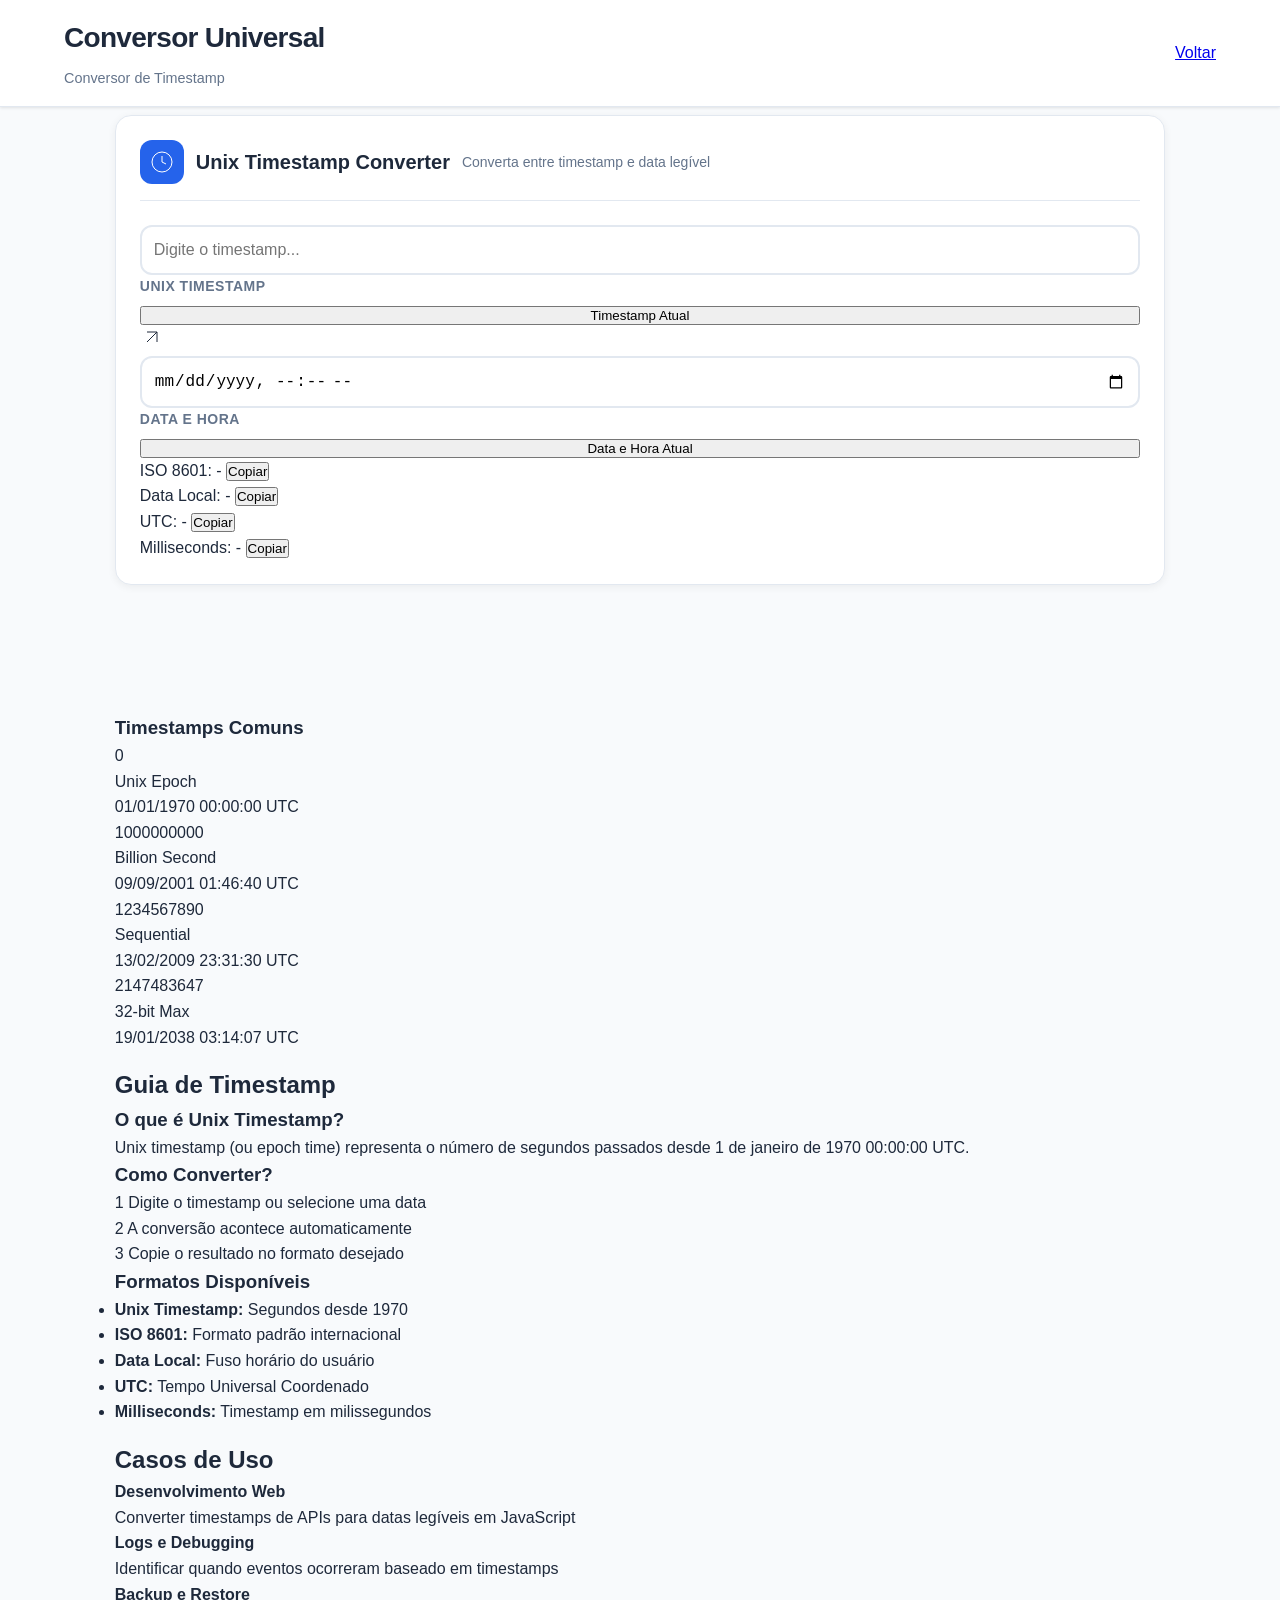
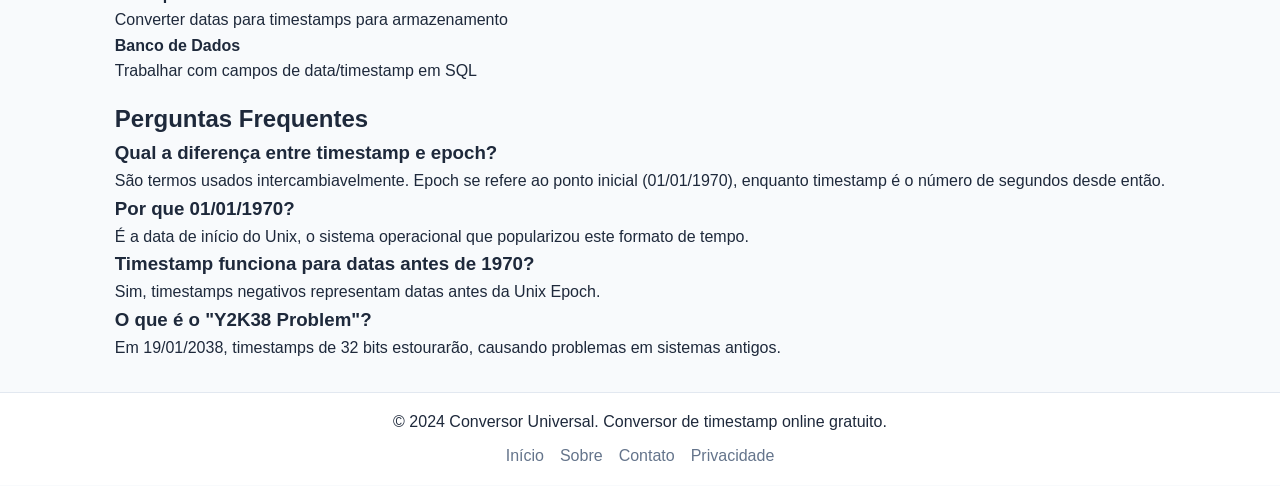
<file: conversoes/timestamp.html>
<!DOCTYPE html>
<html lang="pt-BR">
<head>
    <meta charset="UTF-8">
    <meta name="viewport" content="width=device-width, initial-scale=1.0">
    <title>Conversor de Timestamp | Unix Timestamp Online</title>
    <meta name="description" content="Conversor de Unix timestamp para data humana e vice-versa. Ferramenta gratuita para desenvolvedores.">
    <meta name="keywords" content="timestamp converter, unix timestamp, epoch converter, date converter">
    
    <link rel="canonical" href="../conversoes/timestamp.html">
    <link rel="icon" type="image/svg+xml" href="../assets/icons/favicon.svg">
    <link rel="stylesheet" href="../assets/css/style.css">
    
    <script async src="https://pagead2.googlesyndication.com/pagead/js/adsbygoogle.js?client=ca-pub-3205546529208793"
            crossorigin="anonymous"></script>
</head>
<body>
    <div class="app-container">
        <header class="header">
            <nav class="nav">
                <div class="nav-brand">
                    <h1><a href="../index.html">Conversor Universal</a></h1>
                    <span class="tagline">Conversor de Timestamp</span>
                </div>
                <div class="nav-menu">
                    <a href="../index.html#dev-tools">Voltar</a>
                </div>
            </nav>
        </header>

        <main class="main">
        <section class="converter-section">
            <div class="converter-card featured">
                <div class="card-header">
                    <div class="card-icon">
                        <svg width="24" height="24" viewBox="0 0 24 24" fill="none" stroke="currentColor">
                            <circle cx="12" cy="12" r="10"></circle>
                            <polyline points="12 6 12 12 16 14"></polyline>
                        </svg>
                    </div>
                    <h3>Unix Timestamp Converter</h3>
                    <p>Converta entre timestamp e data legível</p>
                </div>
                <div class="converter-content">
                    <div class="timestamp-converter">
                        <div class="converter-row">
                            <div class="input-group">
                                <input type="number" 
                                       id="timestamp-input" 
                                       placeholder="Digite o timestamp..."
                                       step="1">
                                <label for="timestamp-input">Unix Timestamp</label>
                                <button class="current-timestamp-btn" id="currentTimestamp">
                                    Timestamp Atual
                                </button>
                            </div>
                        </div>
                        
                        <div class="converter-arrow">
                            <svg width="24" height="24" viewBox="0 0 24 24" fill="none" stroke="currentColor">
                                <path d="M7 17L17 7"></path>
                                <path d="M7 7L17 7"></path>
                                <path d="M17 7L17 17"></path>
                            </svg>
                        </div>
                        
                        <div class="converter-row">
                            <div class="input-group">
                                <input type="datetime-local" 
                                       id="datetime-input">
                                <label for="datetime-input">Data e Hora</label>
                                <button class="current-datetime-btn" id="currentDatetime">
                                    Data e Hora Atual
                                </button>
                            </div>
                        </div>
                    </div>
                    
                    <div class="timestamp-results" id="timestampResults">
                        <div class="result-item">
                            <span class="result-label">ISO 8601:</span>
                            <span class="result-value" id="isoResult">-</span>
                            <button class="copy-btn" data-target="isoResult">Copiar</button>
                        </div>
                        <div class="result-item">
                            <span class="result-label">Data Local:</span>
                            <span class="result-value" id="localResult">-</span>
                            <button class="copy-btn" data-target="localResult">Copiar</button>
                        </div>
                        <div class="result-item">
                            <span class="result-label">UTC:</span>
                            <span class="result-value" id="utcResult">-</span>
                            <button class="copy-btn" data-target="utcResult">Copiar</button>
                        </div>
                        <div class="result-item">
                            <span class="result-label">Milliseconds:</span>
                            <span class="result-value" id="msResult">-</span>
                            <button class="copy-btn" data-target="msResult">Copiar</button>
                        </div>
                    </div>
                </div>
            </div>
        </section>

        <!-- Anúncio -->
        <div class="ad-between-sections">
            <ins class="adsbygoogle"
                 style="display:block"
                 data-ad-client="ca-pub-XXXXX"
                 data-ad-slot="XXXXX"
                 data-ad-format="auto"
                 data-full-width-responsive="true"></ins>
        </div>

        
        <!-- Common Timestamps -->
        <section class="common-timestamps">
            <h3>Timestamps Comuns</h3>
            <div class="timestamps-grid">
                <div class="timestamp-item" data-timestamp="0">
                    <div class="timestamp-value">0</div>
                    <div class="timestamp-desc">Unix Epoch</div>
                    <div class="timestamp-date">01/01/1970 00:00:00 UTC</div>
                </div>
                <div class="timestamp-item" data-timestamp="1000000000">
                    <div class="timestamp-value">1000000000</div>
                    <div class="timestamp-desc">Billion Second</div>
                    <div class="timestamp-date">09/09/2001 01:46:40 UTC</div>
                </div>
                <div class="timestamp-item" data-timestamp="1234567890">
                    <div class="timestamp-value">1234567890</div>
                    <div class="timestamp-desc">Sequential</div>
                    <div class="timestamp-date">13/02/2009 23:31:30 UTC</div>
                </div>
                <div class="timestamp-item" data-timestamp="2147483647">
                    <div class="timestamp-value">2147483647</div>
                    <div class="timestamp-desc">32-bit Max</div>
                    <div class="timestamp-date">19/01/2038 03:14:07 UTC</div>
                </div>
            </div>
        </section>

        <!-- Guide -->
        <section class="guide-section">
            <h2>Guia de Timestamp</h2>
            
            <div class="guide-content">
                <div class="guide-item">
                    <h3>O que é Unix Timestamp?</h3>
                    <p>Unix timestamp (ou epoch time) representa o número de segundos passados desde 1 de janeiro de 1970 00:00:00 UTC.</p>
                </div>

                <div class="guide-item">
                    <h3>Como Converter?</h3>
                    <div class="conversion-steps">
                        <div class="step">
                            <span class="step-number">1</span>
                            <span class="step-text">Digite o timestamp ou selecione uma data</span>
                        </div>
                        <div class="step">
                            <span class="step-number">2</span>
                            <span class="step-text">A conversão acontece automaticamente</span>
                        </div>
                        <div class="step">
                            <span class="step-number">3</span>
                            <span class="step-text">Copie o resultado no formato desejado</span>
                        </div>
                    </div>
                </div>

                <div class="guide-item">
                    <h3>Formatos Disponíveis</h3>
                    <ul class="format-list">
                        <li><strong>Unix Timestamp:</strong> Segundos desde 1970</li>
                        <li><strong>ISO 8601:</strong> Formato padrão internacional</li>
                        <li><strong>Data Local:</strong> Fuso horário do usuário</li>
                        <li><strong>UTC:</strong> Tempo Universal Coordenado</li>
                        <li><strong>Milliseconds:</strong> Timestamp em milissegundos</li>
                    </ul>
                </div>
            </div>
        </section>

        <!-- Use Cases -->
        <section class="use-cases">
            <h2>Casos de Uso</h2>
            
            <div class="use-cases-grid">
                <div class="use-case">
                    <h4>Desenvolvimento Web</h4>
                    <p>Converter timestamps de APIs para datas legíveis em JavaScript</p>
                </div>
                
                <div class="use-case">
                    <h4>Logs e Debugging</h4>
                    <p>Identificar quando eventos ocorreram baseado em timestamps</p>
                </div>
                
                <div class="use-case">
                    <h4>Backup e Restore</h4>
                    <p>Converter datas para timestamps para armazenamento</p>
                </div>
                
                <div class="use-case">
                    <h4>Banco de Dados</h4>
                    <p>Trabalhar com campos de data/timestamp em SQL</p>
                </div>
            </div>
        </section>

        <!-- FAQ -->
        <section class="faq-section">
            <h2>Perguntas Frequentes</h2>
            
            <div class="faq-list">
                <div class="faq-item">
                    <h3>Qual a diferença entre timestamp e epoch?</h3>
                    <p>São termos usados intercambiavelmente. Epoch se refere ao ponto inicial (01/01/1970), enquanto timestamp é o número de segundos desde então.</p>
                </div>
                
                <div class="faq-item">
                    <h3>Por que 01/01/1970?</h3>
                    <p>É a data de início do Unix, o sistema operacional que popularizou este formato de tempo.</p>
                </div>
                
                <div class="faq-item">
                    <h3>Timestamp funciona para datas antes de 1970?</h3>
                    <p>Sim, timestamps negativos representam datas antes da Unix Epoch.</p>
                </div>
                
                <div class="faq-item">
                    <h3>O que é o "Y2K38 Problem"?</h3>
                    <p>Em 19/01/2038, timestamps de 32 bits estourarão, causando problemas em sistemas antigos.</p>
                </div>
            </div>
        </section>
    </main>

    <footer class="footer">
        <div class="footer-content">
            <p>&copy; 2024 Conversor Universal. Conversor de timestamp online gratuito.</p>
            <div class="footer-links">
                <a href="../index.html">Início</a>
                <a href="../sobre">Sobre</a>
                <a href="../contato">Contato</a>
                <a href="../privacidade">Privacidade</a>
            </div>
        </div>
    </footer>

    <!-- Scripts -->
    <script src="../assets/js/converter.js"></script>
    <script src="../assets/js/history.js"></script>
    <script>
        // Timestamp Converter Logic
        class TimestampConverter {
            constructor() {
                this.timestampInput = document.getElementById('timestamp-input');
                this.datetimeInput = document.getElementById('datetime-input');
                this.setupEventListeners();
                this.setCurrentTimestamp();
            }

            setupEventListeners() {
                // Timestamp input
                this.timestampInput.addEventListener('input', (e) => {
                    const timestamp = parseInt(e.target.value) || 0;
                    this.updateFromTimestamp(timestamp);
                });

                // Datetime input
                this.datetimeInput.addEventListener('input', (e) => {
                    const date = new Date(e.target.value);
                    this.updateFromDate(date);
                });

                // Current buttons
                document.getElementById('currentTimestamp').addEventListener('click', () => {
                    this.setCurrentTimestamp();
                });

                document.getElementById('currentDatetime').addEventListener('click', () => {
                    this.setCurrentDatetime();
                });

                // Copy buttons
                document.querySelectorAll('.copy-btn').forEach(btn => {
                    btn.addEventListener('click', (e) => {
                        const targetId = e.target.dataset.target;
                        const element = document.getElementById(targetId);
                        this.copyToClipboard(element.textContent);
                    });
                });

                // Common timestamps
                document.querySelectorAll('.timestamp-item').forEach(item => {
                    item.addEventListener('click', () => {
                        const timestamp = parseInt(item.dataset.timestamp);
                        this.timestampInput.value = timestamp;
                        this.updateFromTimestamp(timestamp);
                    });
                });

                // Batch converter
                document.getElementById('convertBatch').addEventListener('click', () => {
                    this.convertBatch();
                });

                document.getElementById('clearBatch').addEventListener('click', () => {
                    document.getElementById('batchInput').value = '';
                    document.getElementById('batchResults').innerHTML = '<p class="empty-batch">Digite valores para converter em lote</p>';
                    document.getElementById('downloadBatch').style.display = 'none';
                });
            }

            setCurrentTimestamp() {
                const now = Math.floor(Date.now() / 1000);
                this.timestampInput.value = now;
                this.updateFromTimestamp(now);
            }

            setCurrentDatetime() {
                const now = new Date();
                const isoString = now.toISOString().slice(0, 16);
                this.datetimeInput.value = isoString;
                this.updateFromDate(now);
            }

            updateFromTimestamp(timestamp) {
                const date = new Date(timestamp * 1000);
                this.updateResults(date, timestamp);
                
                // Update datetime input
                const isoString = date.toISOString().slice(0, 16);
                this.datetimeInput.value = isoString;
            }

            updateFromDate(date) {
                const timestamp = Math.floor(date.getTime() / 1000);
                this.updateResults(date, timestamp);
                
                // Update timestamp input
                this.timestampInput.value = timestamp;
            }

            updateResults(date, timestamp) {
                document.getElementById('isoResult').textContent = date.toISOString();
                document.getElementById('localResult').textContent = date.toLocaleString();
                document.getElementById('utcResult').textContent = date.toUTCString();
                document.getElementById('msResult').textContent = date.getTime();
            }

            copyToClipboard(text) {
                navigator.clipboard.writeText(text).then(() => {
                    // Visual feedback
                    const btn = event.target;
                    const originalText = btn.textContent;
                    btn.textContent = 'Copiado!';
                    btn.style.backgroundColor = '#10b981';
                    
                    setTimeout(() => {
                        btn.textContent = originalText;
                        btn.style.backgroundColor = '';
                    }, 2000);
                });
            }

                    }

        // Initialize
        document.addEventListener('DOMContentLoaded', () => {
            new TimestampConverter();
        });

        // AdSense
        (adsbygoogle = window.adsbygoogle || []).push({});
    </script>
</body>
</html>
</file>
<file: assets/css/style.css>
/* Reset e Base */
* {
    margin: 0;
    padding: 0;
    box-sizing: border-box;
}

:root {
    --primary-color: #2563eb;
    --primary-dark: #1e40af;
    --primary-light: #3b82f6;
    --secondary-color: #64748b;
    --success-color: #10b981;
    --warning-color: #f59e0b;
    --error-color: #ef4444;
    
    --background: #f8fafc;
    --card-bg: #ffffff;
    --text-primary: #1e293b;
    --text-secondary: #64748b;
    --text-muted: #94a3b8;
    --border-color: #e2e8f0;
    --shadow-sm: 0 1px 3px rgba(0,0,0,0.1);
    --shadow-md: 0 4px 6px rgba(0,0,0,0.1);
    --shadow-lg: 0 10px 15px rgba(0,0,0,0.1);
    
    --radius-sm: 6px;
    --radius-md: 12px;
    --radius-lg: 16px;
    
    --font-sans: -apple-system, BlinkMacSystemFont, 'Segoe UI', Roboto, 'Helvetica Neue', Arial, sans-serif;
    --font-mono: 'SF Mono', Monaco, Inconsolata, 'Roboto Mono', monospace;
}

body {
    font-family: var(--font-sans);
    line-height: 1.6;
    color: var(--text-primary);
    background: var(--background);
    min-height: 100vh;
}

/* Header */
.header {
    background: var(--card-bg);
    border-bottom: 1px solid var(--border-color);
    position: sticky;
    top: 0;
    z-index: 100;
    box-shadow: var(--shadow-sm);
}

.nav {
    max-width: 1200px;
    margin: 0 auto;
    padding: 1rem 1.5rem;
    display: flex;
    justify-content: space-between;
    align-items: center;
}

.nav-brand h1 {
    font-size: 1.75rem;
    font-weight: 800;
    font-family: -apple-system, BlinkMacSystemFont, 'Segoe UI', Roboto, 'Helvetica Neue', Arial, sans-serif;
    color: var(--primary-color);
    margin-bottom: 0.25rem;
    letter-spacing: -0.025em;
}

.nav-brand a {
    color: var(--text-primary);
    text-decoration: none;
    transition: color 0.3s ease;
}

.nav-brand a:hover {
    color: var(--primary-color);
}

.nav-brand .tagline {
    font-size: 0.9rem;
    font-weight: 500;
    color: var(--text-secondary);
    margin-top: 0.25rem;
}

.menu-toggle {
    display: none;
    flex-direction: column;
    gap: 4px;
    background: none;
    border: none;
    cursor: pointer;
    padding: 0.5rem;
}

.menu-toggle span {
    width: 24px;
    height: 2px;
    background: var(--text-primary);
    transition: all 0.3s ease;
}

/* Main Layout */
.main {
    max-width: 1400px;
    margin: 0 auto;
    padding: 0.5rem 1.5rem 1rem 1.5rem;
    display: flex;
    flex-direction: column;
    gap: 1rem;
}

@media (min-width: 1024px) {
    .main {
        grid-template-columns: 1fr 300px;
    }
    
    .ads-sidebar {
        grid-column: 2;
        grid-row: 1 / -1;
    }
}


/* App Container */
.app-container {
    min-height: 100vh;
    display: flex;
    flex-direction: column;
}

/* Hero Section */
.hero-section {
    background: linear-gradient(135deg, var(--primary-color), var(--primary-dark));
    color: white;
    padding: 4rem 2rem;
    text-align: center;
}

.hero-content h1 {
    font-size: 3rem;
    font-weight: 700;
    margin-bottom: 1rem;
}

.hero-content p {
    font-size: 1.25rem;
    opacity: 0.9;
    max-width: 600px;
    margin: 0 auto;
}

/* Section Headers */
.section-header {
    text-align: center;
    margin-bottom: 3rem;
}

.section-header h2 {
    font-size: 2.5rem;
    font-weight: 600;
    color: var(--text-primary);
    margin-bottom: 0.5rem;
}

.section-header p {
    font-size: 1.125rem;
    color: var(--text-secondary);
}

/* Dev Tools Section */
.dev-tools-section {
    padding: 0;
}

.dev-tools-grid {
    display: grid;
    grid-template-columns: repeat(auto-fit, minmax(320px, 1fr));
    gap: 1.5rem;
}

.tool-card {
    background: var(--card-bg);
    border: 2px solid var(--border-color);
    border-radius: var(--radius-lg);
    padding: 1.5rem;
    text-decoration: none;
    color: inherit;
    transition: all 0.3s ease;
    position: relative;
    overflow: hidden;
    display: flex;
    align-items: center;
    gap: 1rem;
}

.tool-card:hover {
    transform: translateY(-4px);
    box-shadow: var(--shadow-lg);
    border-color: var(--primary-color);
}

.tool-card::before {
    content: '';
    position: absolute;
    top: 0;
    left: 0;
    right: 0;
    height: 4px;
    background: linear-gradient(90deg, var(--primary-color), var(--primary-light));
}

.tool-icon {
    width: 52px;
    height: 52px;
    background: var(--primary-color);
    color: white;
    border-radius: var(--radius-md);
    display: flex;
    align-items: center;
    justify-content: center;
    flex-shrink: 0;
}

.tool-content h3 {
    font-size: 1.5rem;
    font-weight: 600;
    margin-bottom: 0.5rem;
    color: var(--text-primary);
}

.tool-content p {
    color: var(--text-secondary);
    margin-bottom: 1rem;
}

.tool-badge {
    display: inline-block;
    padding: 0.25rem 0.75rem;
    background: var(--primary-color);
    color: white;
    border-radius: var(--radius-sm);
    font-size: 0.75rem;
    font-weight: 600;
    text-transform: uppercase;
    letter-spacing: 0.5px;
}

/* Section Divider */
.section-divider {
    height: 1px;
    background: linear-gradient(to right, transparent, var(--border-color), transparent);
    margin: 0.5rem 0;
    opacity: 0.3;
}

/* Converters Section */
.converters-section {
    padding: 0;
}

.converters-grid {
    display: grid;
    grid-template-columns: repeat(auto-fit, minmax(380px, 1fr));
    gap: 2rem;
}

/* Converter Grid */
.converter-grid {
    display: grid;
    grid-template-columns: repeat(auto-fit, minmax(320px, 1fr));
    gap: 2rem;
    margin-bottom: 2rem;
}

.converter-card {
    background: var(--card-bg);
    border-radius: var(--radius-lg);
    padding: 1.5rem;
    box-shadow: 0 2px 8px rgba(0, 0, 0, 0.06);
    border: 1px solid var(--border-color);
    transition: all 0.3s ease;
    position: relative;
    overflow: hidden;
}

.converter-card:hover {
    transform: translateY(-2px);
    box-shadow: 0 8px 25px rgba(0, 0, 0, 0.12);
}

.card-header {
    display: flex;
    align-items: center;
    gap: 0.75rem;
    margin-bottom: 1.5rem;
    padding-bottom: 1rem;
    border-bottom: 1px solid var(--border-color);
}

.card-icon {
    width: 44px;
    height: 44px;
    background: var(--primary-color);
    color: white;
    border-radius: var(--radius-md);
    display: flex;
    align-items: center;
    justify-content: center;
    flex-shrink: 0;
}

.card-header h3 {
    font-size: 1.25rem;
    font-weight: 600;
    color: var(--text-primary);
}

.card-header p {
    font-size: 0.875rem;
    color: var(--text-secondary);
}

/* Converter Inputs */
.converter-inputs {
    display: grid;
    grid-template-columns: repeat(auto-fit, minmax(200px, 1fr));
    gap: 1rem;
    margin-bottom: 1.5rem;
}

.input-group {
    display: flex;
    flex-direction: column;
    position: relative;
}

.input-group input {
    padding: 0.875rem 0.75rem;
    border: 2px solid var(--border-color);
    border-radius: var(--radius-md);
    font-size: 1rem;
    transition: all 0.3s ease;
    background: var(--card-bg);
    font-weight: 500;
}

.input-group input:focus {
    outline: none;
    border-color: var(--primary-color);
    box-shadow: 0 0 0 3px rgba(59, 130, 246, 0.1);
    transform: translateY(-1px);
}

.input-group input:hover {
    border-color: var(--primary-light);
    background: #f8fafc;
}

.input-group label {
    font-size: 0.875rem;
    color: var(--text-secondary);
    margin-bottom: 0.5rem;
    font-weight: 600;
    text-transform: uppercase;
    letter-spacing: 0.5px;
}

.quick-info {
    padding: 1rem;
    background: linear-gradient(135deg, #f8fafc, #e2e8f0);
    border-radius: var(--radius-md);
    font-size: 0.875rem;
    color: var(--text-secondary);
    text-align: center;
    border-left: 4px solid var(--primary-color);
    font-weight: 600;
    position: relative;
    overflow: hidden;
}

.quick-info::before {
    content: '';
    position: absolute;
    top: 0;
    left: 0;
    right: 0;
    height: 1px;
    background: linear-gradient(90deg, transparent, var(--primary-color), transparent);
    opacity: 0.3;
}

/* History Section */
.history-section {
    background: var(--card-bg);
    border-radius: var(--radius-lg);
    padding: 1.5rem;
    box-shadow: var(--shadow-sm);
    border: 1px solid var(--border-color);
}

.history-header {
    display: flex;
    justify-content: space-between;
    align-items: center;
    margin-bottom: 1rem;
    padding-bottom: 1rem;
    border-bottom: 1px solid var(--border-color);
}

.history-header h3 {
    font-size: 1.25rem;
    font-weight: 600;
}

.clear-history {
    padding: 0.5rem 1rem;
    background: var(--error-color);
    color: white;
    border: none;
    border-radius: var(--radius-sm);
    cursor: pointer;
    font-size: 0.875rem;
    transition: background 0.3s ease;
}

.clear-history:hover {
    background: #dc2626;
}

.history-content {
    max-height: 300px;
    overflow-y: auto;
}

.empty-history {
    text-align: center;
    color: var(--text-muted);
    padding: 2rem;
}

.history-item {
    display: flex;
    justify-content: space-between;
    align-items: center;
    padding: 0.75rem;
    border-bottom: 1px solid var(--border-color);
    transition: background 0.3s ease;
}

.history-item:hover {
    background: var(--background);
}

.history-item:last-child {
    border-bottom: none;
}

.history-conversion {
    font-weight: 500;
    color: var(--text-primary);
}

.history-time {
    font-size: 0.75rem;
    color: var(--text-muted);
}

/* Ad Sections */
.ad-between-sections {
    margin: 3rem 0;
    text-align: center;
}

.ads-sidebar {
    display: none;
}

@media (min-width: 1024px) {
    .ads-sidebar {
        display: block;
        position: sticky;
        top: 100px;
        height: fit-content;
    }
}

.ad-container {
    margin-bottom: 2rem;
    background: var(--background);
    border: 1px solid var(--border-color);
    border-radius: var(--radius-md);
    padding: 1rem;
    text-align: center;
}

/* Tips Section */
.tips-section {
    background: var(--card-bg);
    border-radius: var(--radius-lg);
    padding: 2rem;
    box-shadow: var(--shadow-sm);
    border: 1px solid var(--border-color);
}

.tips-section h3 {
    font-size: 1.5rem;
    font-weight: 600;
    margin-bottom: 1.5rem;
    text-align: center;
}

.tips-grid {
    display: grid;
    grid-template-columns: repeat(auto-fit, minmax(250px, 1fr));
    gap: 1.5rem;
}

.tip-card {
    padding: 1.5rem;
    background: var(--background);
    border-radius: var(--radius-md);
    border-left: 4px solid var(--primary-color);
}

.tip-card h4 {
    font-size: 1rem;
    font-weight: 600;
    color: var(--primary-color);
    margin-bottom: 0.5rem;
}

.tip-card p {
    font-size: 0.875rem;
    color: var(--text-secondary);
}

/* Footer */
.footer {
    background: var(--card-bg);
    border-top: 1px solid var(--border-color);
    padding: 1rem 0;
    margin-top: 1rem;
}

.footer-content {
    max-width: 1200px;
    margin: 0 auto;
    padding: 0 1rem;
    text-align: center;
}

.footer-links {
    display: flex;
    justify-content: center;
    gap: 1rem;
    margin-top: 0.5rem;
}

.footer-links a {
    color: var(--text-secondary);
    text-decoration: none;
    transition: color 0.3s ease;
}

.footer-links a:hover {
    color: var(--primary-color);
}

/* Responsive Design */
@media (max-width: 768px) {
    .nav {
        padding: 1rem;
    }
    
    /* Main Content */
    .main {
        flex: 1;
        padding: 2rem 0;
        max-width: 1400px;
        margin: 0 auto;
    }
    
    .converter-grid {
        grid-template-columns: 1fr;
        gap: 1.5rem;
    }
    
    .converter-card {
        padding: 1rem;
    }
    
    .converter-inputs {
        grid-template-columns: 1fr;
    }
    
    .tips-grid {
        grid-template-columns: 1fr;
    }
    
    .footer-links {
        flex-direction: column;
        gap: 1rem;
    }
}

@media (max-width: 480px) {
    .menu-toggle {
        display: flex;
    }
}

/* Animations */
@keyframes fadeIn {
    from {
        opacity: 0;
        transform: translateY(20px);
    }
    to {
        opacity: 1;
        transform: translateY(0);
    }
}

.converter-card {
    animation: fadeIn 0.6s ease forwards;
}

.converter-card:nth-child(1) { animation-delay: 0.1s; }
.converter-card:nth-child(2) { animation-delay: 0.2s; }
.converter-card:nth-child(3) { animation-delay: 0.3s; }
.converter-card:nth-child(4) { animation-delay: 0.4s; }
.converter-card:nth-child(5) { animation-delay: 0.5s; }

/* Loading States */
.loading {
    opacity: 0.6;
    pointer-events: none;
}

.loading::after {
    content: '';
    position: absolute;
    top: 50%;
    left: 50%;
    width: 20px;
    height: 20px;
    margin: -10px 0 0 -10px;
    border: 2px solid var(--primary-color);
    border-top: 2px solid transparent;
    border-radius: 50%;
    animation: spin 1s linear infinite;
}

@keyframes spin {
    0% { transform: rotate(0deg); }
    100% { transform: rotate(360deg); }
}

/* Focus States */
.converter-input:focus-visible {
    outline: 2px solid var(--primary-color);
    outline-offset: 2px;
}

/* Print Styles */
@media print {
    .ads-sidebar,
    .ad-between-sections,
    .header,
    .footer {
        display: none;
    }
    
    .main {
        max-width: 100%;
        padding: 0;
    }
    
    .converter-card {
        break-inside: avoid;
        box-shadow: none;
        border: 1px solid #ccc;
    }
}

/* Accessibility */
@media (prefers-reduced-motion: reduce) {
    * {
        animation-duration: 0.01ms !important;
        animation-iteration-count: 1 !important;
        transition-duration: 0.01ms !important;
    }
}

/* High Contrast Mode */
@media (prefers-contrast: high) {
    :root {
        --border-color: #000000;
        --text-secondary: #000000;
        --background: #ffffff;
        --card-bg: #ffffff;
    }
}
</file>
